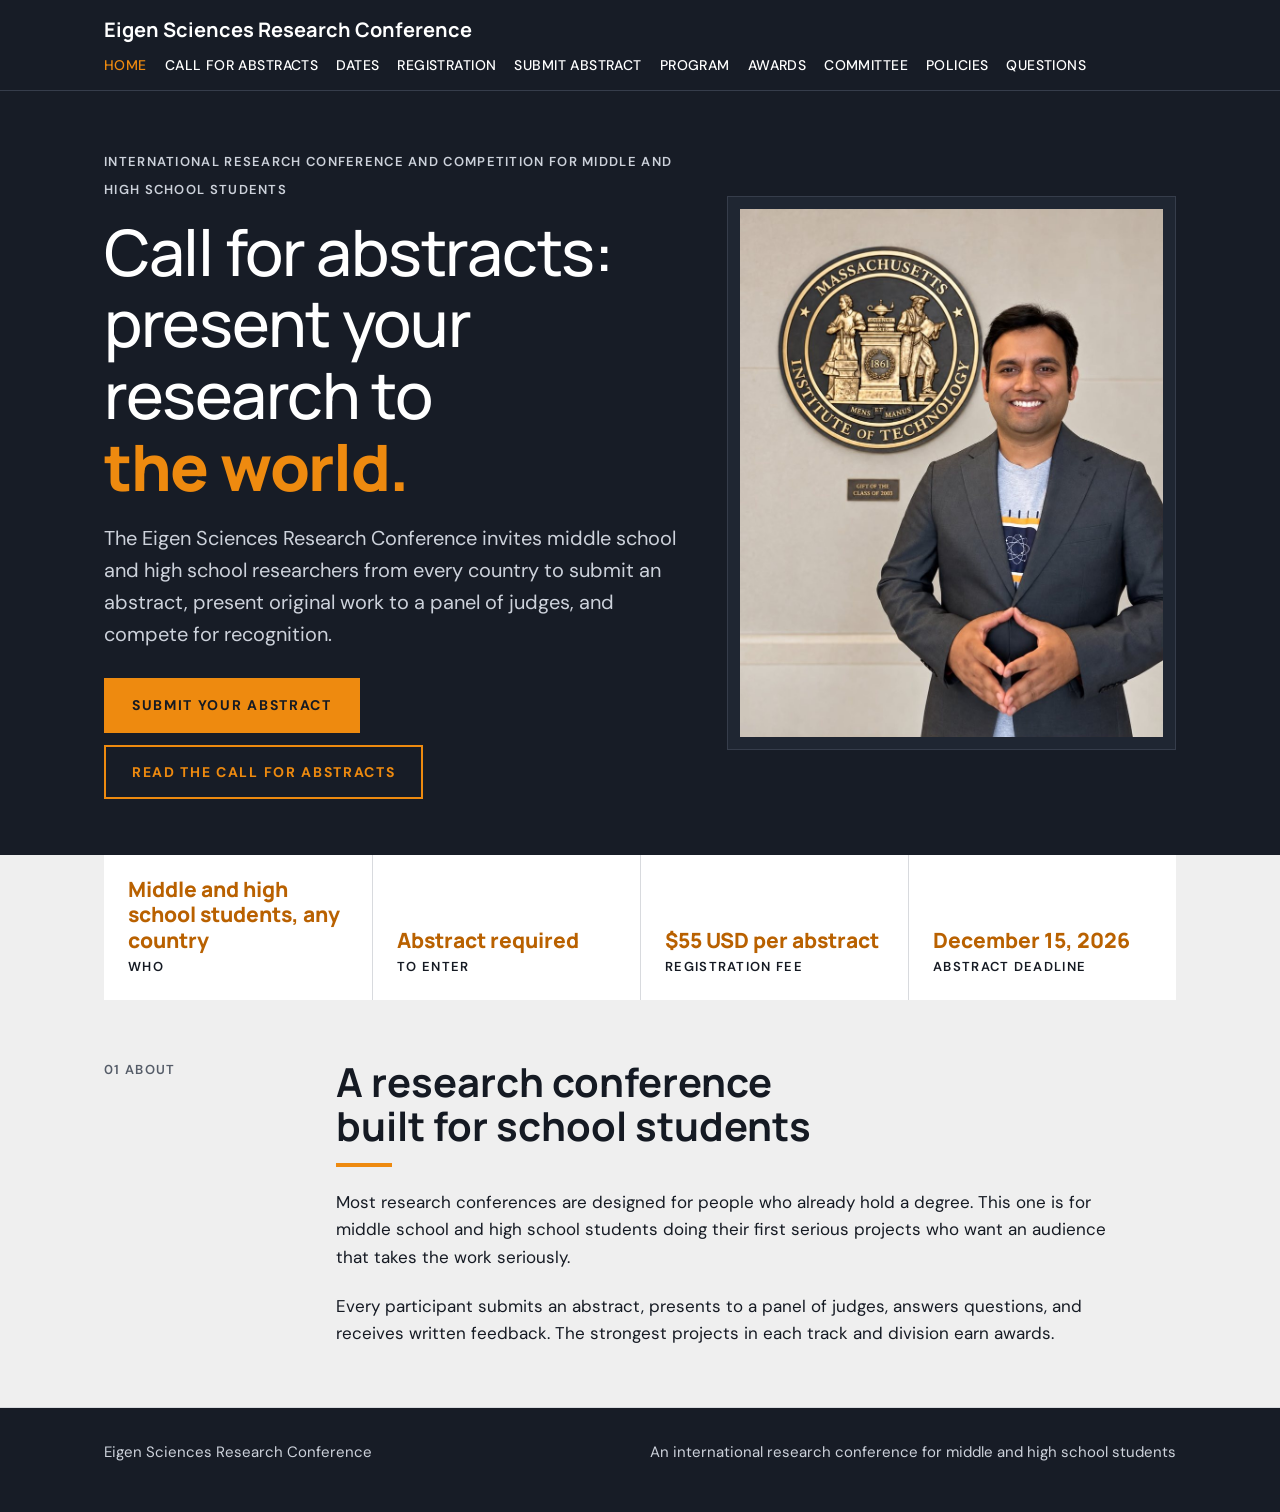
<file: index.html>
<!DOCTYPE html>
<html lang="en">
<head>
<meta charset="utf-8">
<meta name="viewport" content="width=device-width, initial-scale=1">
<title>Eigen Sciences Research Conference</title>
<meta name="description" content="An international research conference and competition for middle and high school students. Submit an abstract, present to judges, and compete for awards.">
<link rel="canonical" href="https://conference.eigensciences.com/">
<link rel="preconnect" href="https://fonts.googleapis.com">
<link rel="preconnect" href="https://fonts.gstatic.com" crossorigin>
<link href="https://fonts.googleapis.com/css2?family=DM+Sans:opsz,wght@9..40,400;9..40,500;9..40,600;9..40,700&family=Manrope:wght@500;700;800&display=swap" rel="stylesheet">
<link rel="stylesheet" href="style.css">
<script>
// Old links such as /#registration go to the matching page.
(function(){var m={call:"call-for-abstracts",dates:"important-dates",registration:"registration",submit:"submit-abstract",waiver:"registration#waiver",program:"program",awards:"awards",committee:"committee",policies:"policies",questions:"questions"};var h=location.hash.replace("#","");if(m[h])location.replace(m[h]);})();
</script>
</head>
<body>

<header class="site band">
  <div class="wrap">
    <a class="brand" href="./">Eigen Sciences Research Conference</a>
    <nav aria-label="Sections">
      <a href="./" aria-current="page">Home</a>
      <a href="call-for-abstracts">Call for abstracts</a>
      <a href="important-dates">Dates</a>
      <a href="registration">Registration</a>
      <a href="submit-abstract">Submit abstract</a>
      <a href="program">Program</a>
      <a href="awards">Awards</a>
      <a href="committee">Committee</a>
      <a href="policies">Policies</a>
      <a href="questions">Questions</a>
    </nav>
  </div>
</header>

<main id="top">
  <div class="hero band" id="hero">
    <div class="wrap">
      <div>
        <span class="label">International research conference and competition for middle and high school students</span>
        <h1>Call for abstracts: present your research to <em>the world.</em></h1>
        <p class="lede">The Eigen Sciences Research Conference invites middle school and high school researchers from every country to submit an abstract, present original work to a panel of judges, and compete for recognition.</p>
        <div class="cta">
          <a class="btn primary" href="submit-abstract">Submit your abstract</a>
          <a class="btn ghost" href="call-for-abstracts">Read the call for abstracts</a>
        </div>
      </div>
      <figure class="figure">
        <img src="hero-photo.jpg" alt="A smiling man in a gray blazer standing in front of a bronze Massachusetts Institute of Technology seal" width="900" height="1125">
      </figure>
    </div>
  </div>

  <div class="wrap" id="facts">
    <div class="facts">
      <div><span class="label">Who</span><strong>Middle and high school students, any country</strong></div>
      <div><span class="label">To enter</span><strong>Abstract required</strong></div>
      <div><span class="label">Registration fee</span><strong>$55 USD per abstract</strong></div>
      <div><span class="label">Abstract deadline</span><strong>December 15, 2026</strong></div>
    </div>
  </div>

  <section class="block" id="about">
    <div class="wrap">
      <span class="label">01 About</span>
      <div class="content">
        <h2>A research conference built for school students</h2>
        <p>Most research conferences are designed for people who already hold a degree. This one is for middle school and high school students doing their first serious projects who want an audience that takes the work seriously.</p>
        <p>Every participant submits an abstract, presents to a panel of judges, answers questions, and receives written feedback. The strongest projects in each track and division earn awards.</p>
      </div>
    </div>
  </section>
</main>

<footer>
  <div class="wrap">
    <span>Eigen Sciences Research Conference</span>
    <span>An international research conference for middle and high school students</span>
  </div>
</footer>
</body>
</html>
</file>
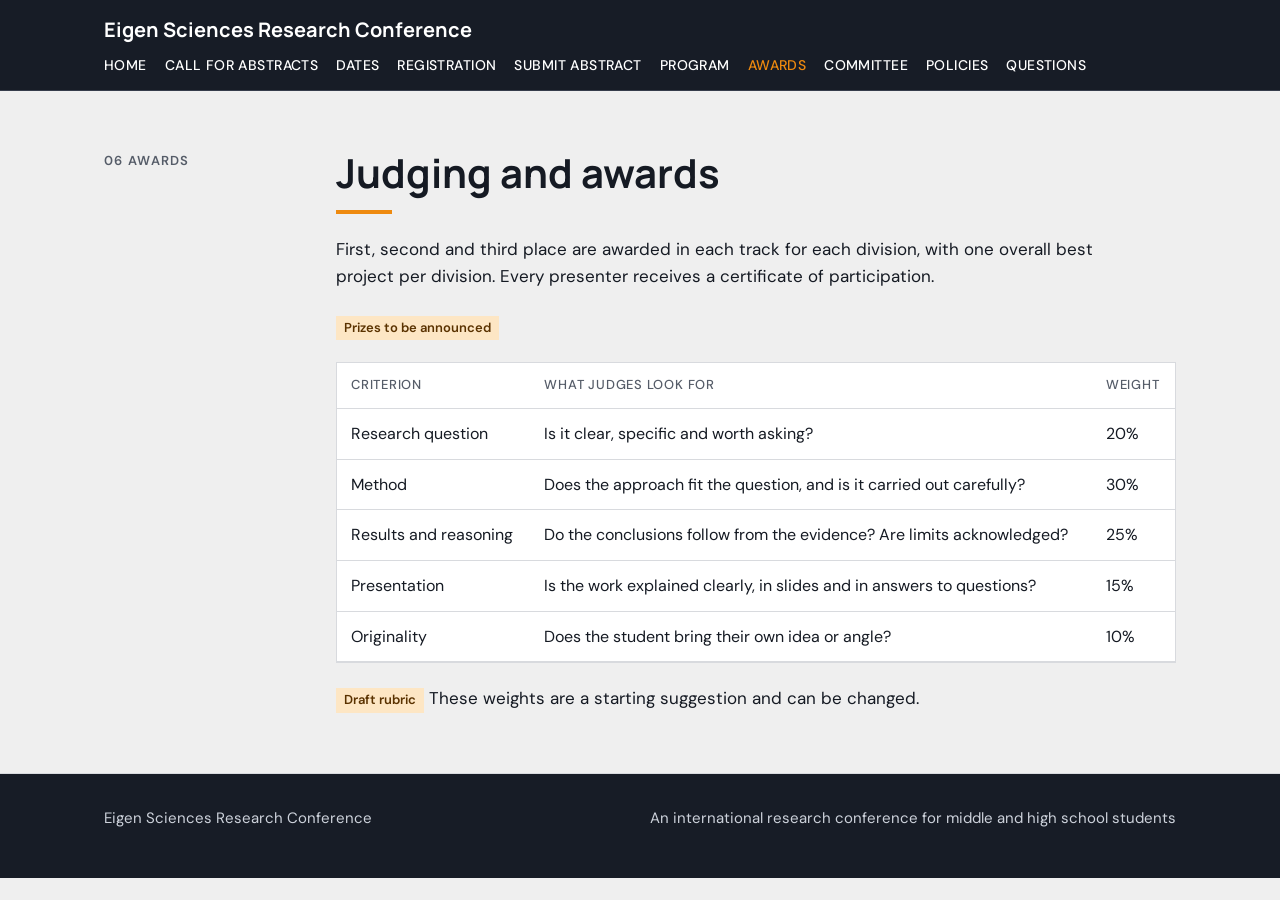
<file: awards.html>
<!DOCTYPE html>
<html lang="en">
<head>
<meta charset="utf-8">
<meta name="viewport" content="width=device-width, initial-scale=1">
<title>Judging and awards | Eigen Sciences Research Conference</title>
<meta name="description" content="Judging criteria and awards at the Eigen Sciences Research Conference.">
<link rel="canonical" href="https://conference.eigensciences.com/awards">
<link rel="preconnect" href="https://fonts.googleapis.com">
<link rel="preconnect" href="https://fonts.gstatic.com" crossorigin>
<link href="https://fonts.googleapis.com/css2?family=DM+Sans:opsz,wght@9..40,400;9..40,500;9..40,600;9..40,700&family=Manrope:wght@500;700;800&display=swap" rel="stylesheet">
<link rel="stylesheet" href="style.css">
</head>
<body>

<header class="site band">
  <div class="wrap">
    <a class="brand" href="./">Eigen Sciences Research Conference</a>
    <nav aria-label="Sections">
      <a href="./">Home</a>
      <a href="call-for-abstracts">Call for abstracts</a>
      <a href="important-dates">Dates</a>
      <a href="registration">Registration</a>
      <a href="submit-abstract">Submit abstract</a>
      <a href="program">Program</a>
      <a href="awards" aria-current="page">Awards</a>
      <a href="committee">Committee</a>
      <a href="policies">Policies</a>
      <a href="questions">Questions</a>
    </nav>
  </div>
</header>

<main id="top">
  <section class="block" id="awards">
    <div class="wrap">
      <span class="label">06 Awards</span>
      <div class="content">
        <h2>Judging and awards</h2>
        <p>First, second and third place are awarded in each track for each division, with one overall best project per division. Every presenter receives a certificate of participation.</p>
        <p><span class="tba">Prizes to be announced</span></p>
        <div class="tablewrap">
          <table>
            <thead><tr><th>Criterion</th><th>What judges look for</th><th>Weight</th></tr></thead>
            <tbody>
              <tr><td>Research question</td><td>Is it clear, specific and worth asking?</td><td class="num">20%</td></tr>
              <tr><td>Method</td><td>Does the approach fit the question, and is it carried out carefully?</td><td class="num">30%</td></tr>
              <tr><td>Results and reasoning</td><td>Do the conclusions follow from the evidence? Are limits acknowledged?</td><td class="num">25%</td></tr>
              <tr><td>Presentation</td><td>Is the work explained clearly, in slides and in answers to questions?</td><td class="num">15%</td></tr>
              <tr><td>Originality</td><td>Does the student bring their own idea or angle?</td><td class="num">10%</td></tr>
            </tbody>
          </table>
        </div>
        <p><span class="tba">Draft rubric</span> These weights are a starting suggestion and can be changed.</p>
      </div>
    </div>
  </section>
</main>

<footer>
  <div class="wrap">
    <span>Eigen Sciences Research Conference</span>
    <span>An international research conference for middle and high school students</span>
  </div>
</footer>
</body>
</html>
</file>
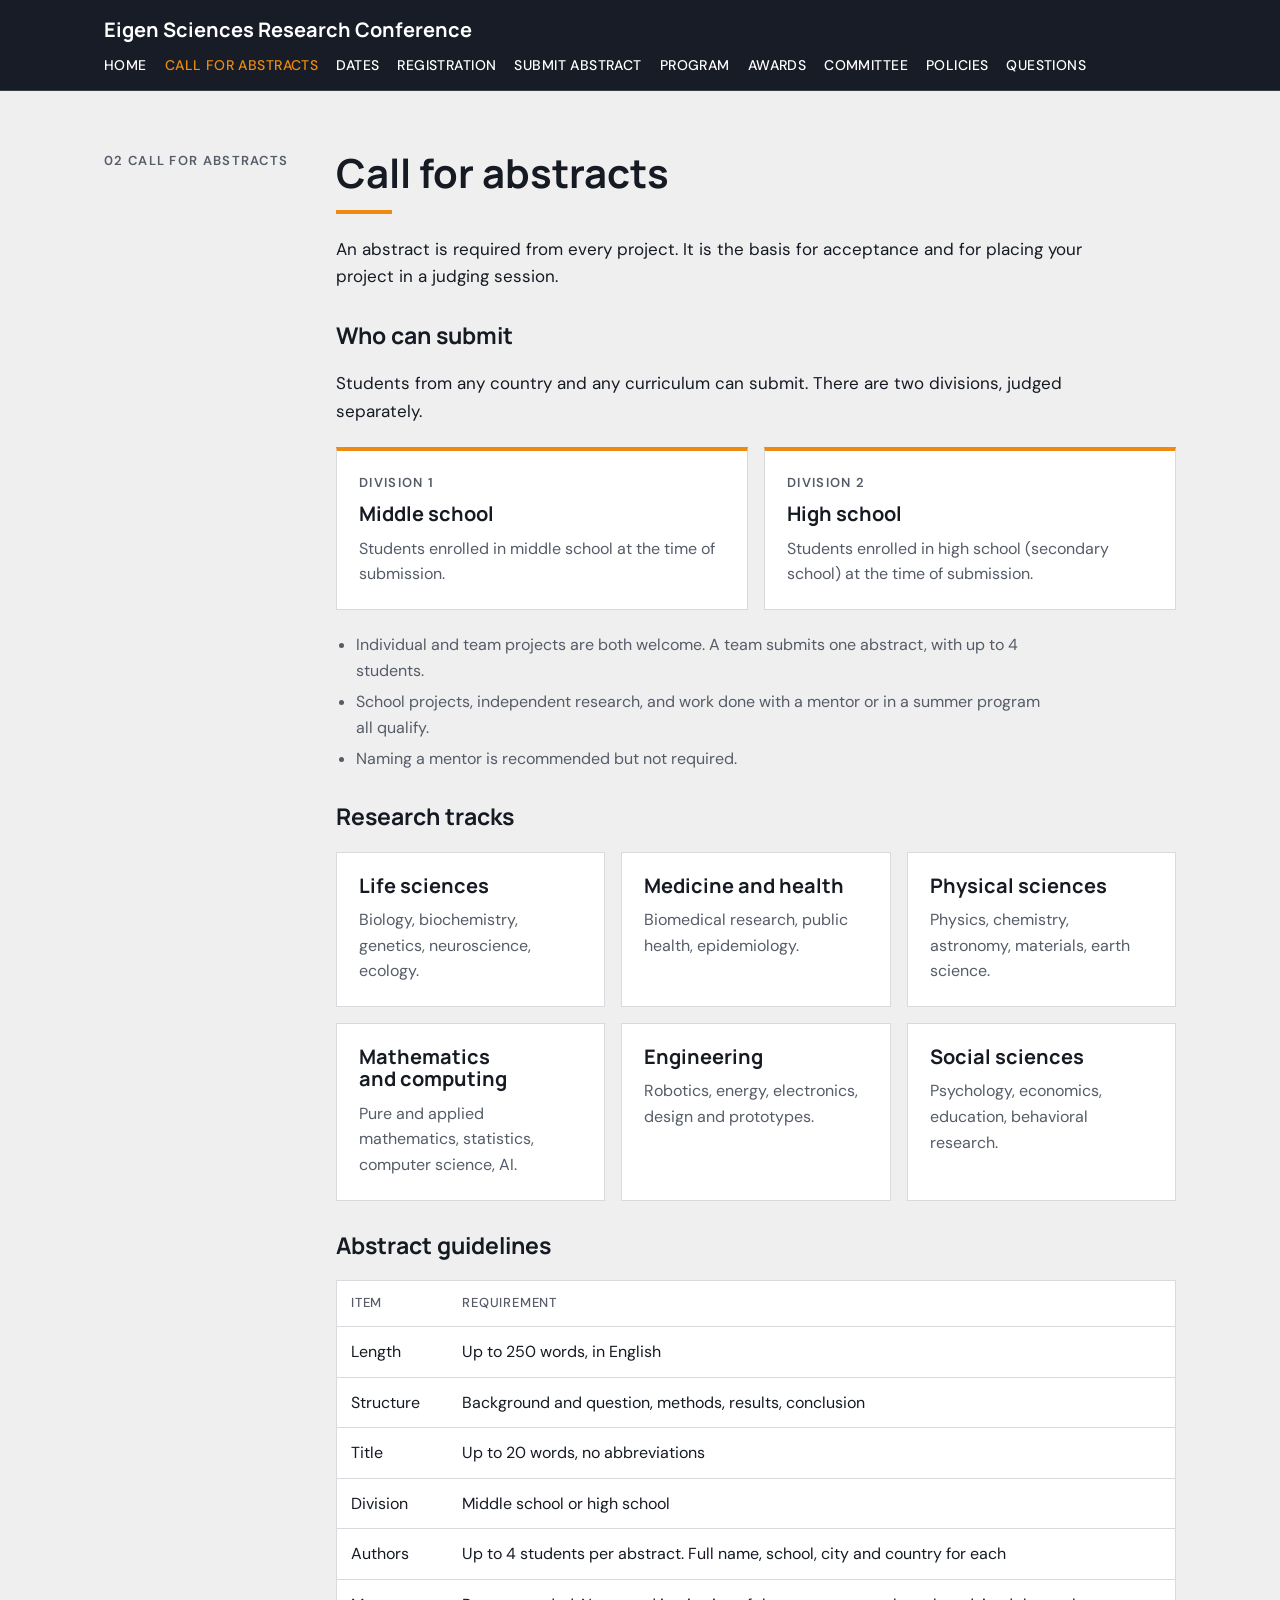
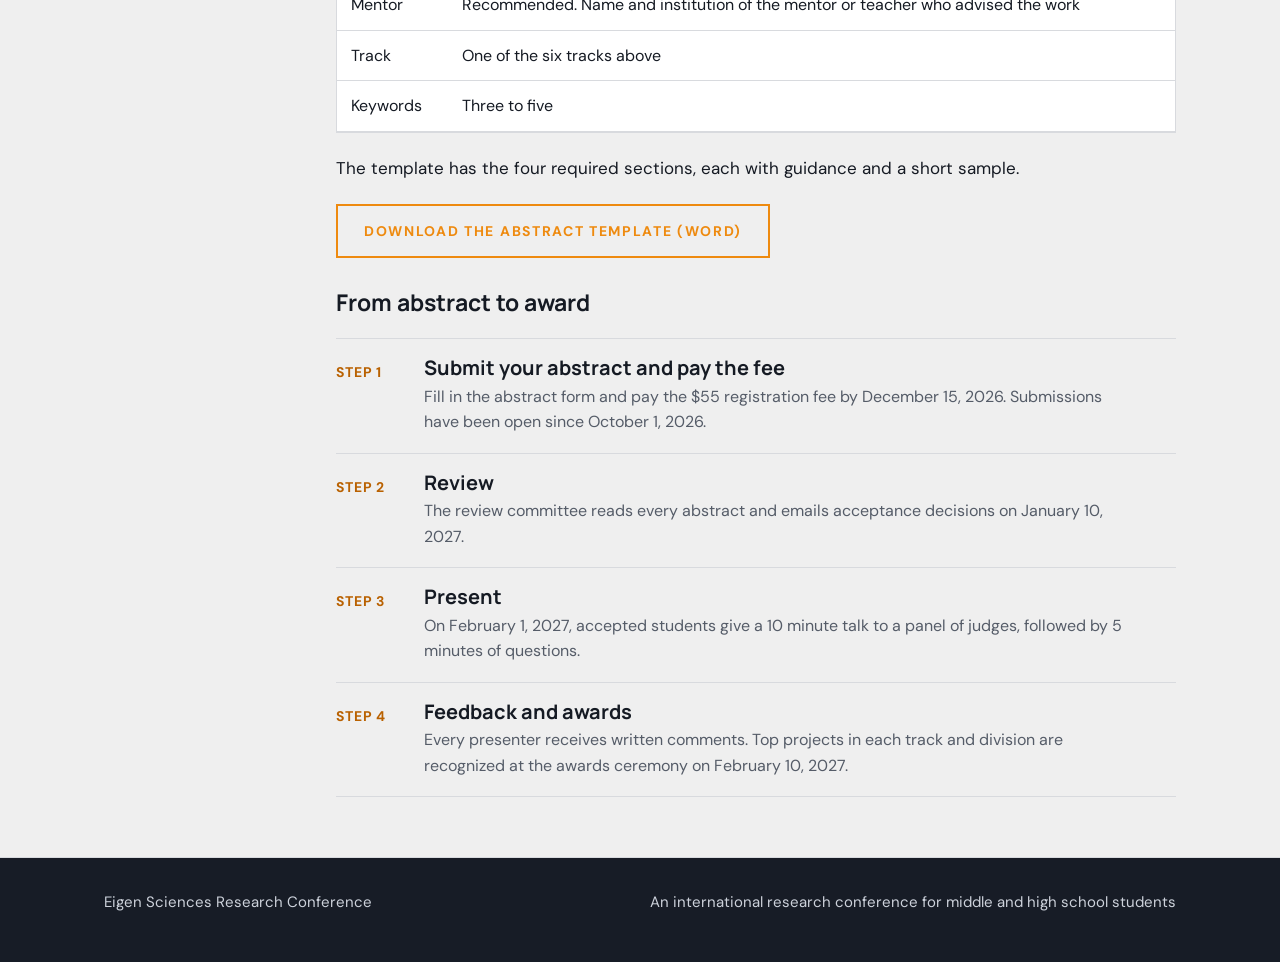
<file: call-for-abstracts.html>
<!DOCTYPE html>
<html lang="en">
<head>
<meta charset="utf-8">
<meta name="viewport" content="width=device-width, initial-scale=1">
<title>Call for abstracts | Eigen Sciences Research Conference</title>
<meta name="description" content="Who can submit, research tracks, abstract guidelines and how the Eigen Sciences Research Conference works.">
<link rel="canonical" href="https://conference.eigensciences.com/call-for-abstracts">
<link rel="preconnect" href="https://fonts.googleapis.com">
<link rel="preconnect" href="https://fonts.gstatic.com" crossorigin>
<link href="https://fonts.googleapis.com/css2?family=DM+Sans:opsz,wght@9..40,400;9..40,500;9..40,600;9..40,700&family=Manrope:wght@500;700;800&display=swap" rel="stylesheet">
<link rel="stylesheet" href="style.css">
</head>
<body>

<header class="site band">
  <div class="wrap">
    <a class="brand" href="./">Eigen Sciences Research Conference</a>
    <nav aria-label="Sections">
      <a href="./">Home</a>
      <a href="call-for-abstracts" aria-current="page">Call for abstracts</a>
      <a href="important-dates">Dates</a>
      <a href="registration">Registration</a>
      <a href="submit-abstract">Submit abstract</a>
      <a href="program">Program</a>
      <a href="awards">Awards</a>
      <a href="committee">Committee</a>
      <a href="policies">Policies</a>
      <a href="questions">Questions</a>
    </nav>
  </div>
</header>

<main id="top">
  <section class="block" id="call">
    <div class="wrap">
      <span class="label">02 Call for abstracts</span>
      <div class="content">
        <h2>Call for abstracts</h2>
        <p>An abstract is required from every project. It is the basis for acceptance and for placing your project in a judging session.</p>

        <h3 class="sub">Who can submit</h3>
        <p>Students from any country and any curriculum can submit. There are two divisions, judged separately.</p>
        <div class="grid two">
          <div class="card" style="border-top:4px solid var(--accent)"><span class="label">Division 1</span><h3>Middle school</h3><p>Students enrolled in middle school at the time of submission.</p></div>
          <div class="card" style="border-top:4px solid var(--accent)"><span class="label">Division 2</span><h3>High school</h3><p>Students enrolled in high school (secondary school) at the time of submission.</p></div>
        </div>
        <ul class="plain">
          <li>Individual and team projects are both welcome. A team submits one abstract, with up to 4 students.</li>
          <li>School projects, independent research, and work done with a mentor or in a summer program all qualify.</li>
          <li>Naming a mentor is recommended but not required.</li>
        </ul>

        <h3 class="sub">Research tracks</h3>
        <div class="grid three">
          <div class="card"><h3>Life sciences</h3><p>Biology, biochemistry, genetics, neuroscience, ecology.</p></div>
          <div class="card"><h3>Medicine and health</h3><p>Biomedical research, public health, epidemiology.</p></div>
          <div class="card"><h3>Physical sciences</h3><p>Physics, chemistry, astronomy, materials, earth science.</p></div>
          <div class="card"><h3>Mathematics and computing</h3><p>Pure and applied mathematics, statistics, computer science, AI.</p></div>
          <div class="card"><h3>Engineering</h3><p>Robotics, energy, electronics, design and prototypes.</p></div>
          <div class="card"><h3>Social sciences</h3><p>Psychology, economics, education, behavioral research.</p></div>
        </div>

        <h3 class="sub">Abstract guidelines</h3>
        <div class="tablewrap">
          <table>
            <thead><tr><th>Item</th><th>Requirement</th></tr></thead>
            <tbody>
              <tr><td>Length</td><td>Up to 250 words, in English</td></tr>
              <tr><td>Structure</td><td>Background and question, methods, results, conclusion</td></tr>
              <tr><td>Title</td><td>Up to 20 words, no abbreviations</td></tr>
              <tr><td>Division</td><td>Middle school or high school</td></tr>
              <tr><td>Authors</td><td>Up to 4 students per abstract. Full name, school, city and country for each</td></tr>
              <tr><td>Mentor</td><td>Recommended. Name and institution of the mentor or teacher who advised the work</td></tr>
              <tr><td>Track</td><td>One of the six tracks above</td></tr>
              <tr><td>Keywords</td><td>Three to five</td></tr>
            </tbody>
          </table>
        </div>
        <p>The template has the four required sections, each with guidance and a short sample.</p>
        <p><a class="btn ghost" href="abstract-template.docx" download>Download the abstract template (Word)</a></p>

        <h3 class="sub">From abstract to award</h3>
        <ol class="steps">
          <li><span class="n">Step 1</span><div><h3>Submit your abstract and pay the fee</h3><p>Fill in the abstract form and pay the $55 registration fee by December 15, 2026. Submissions have been open since October 1, 2026.</p></div></li>
          <li><span class="n">Step 2</span><div><h3>Review</h3><p>The review committee reads every abstract and emails acceptance decisions on January 10, 2027.</p></div></li>
          <li><span class="n">Step 3</span><div><h3>Present</h3><p>On February 1, 2027, accepted students give a 10 minute talk to a panel of judges, followed by 5 minutes of questions.</p></div></li>
          <li><span class="n">Step 4</span><div><h3>Feedback and awards</h3><p>Every presenter receives written comments. Top projects in each track and division are recognized at the awards ceremony on February 10, 2027.</p></div></li>
        </ol>
      </div>
    </div>
  </section>
</main>

<footer>
  <div class="wrap">
    <span>Eigen Sciences Research Conference</span>
    <span>An international research conference for middle and high school students</span>
  </div>
</footer>
</body>
</html>
</file>
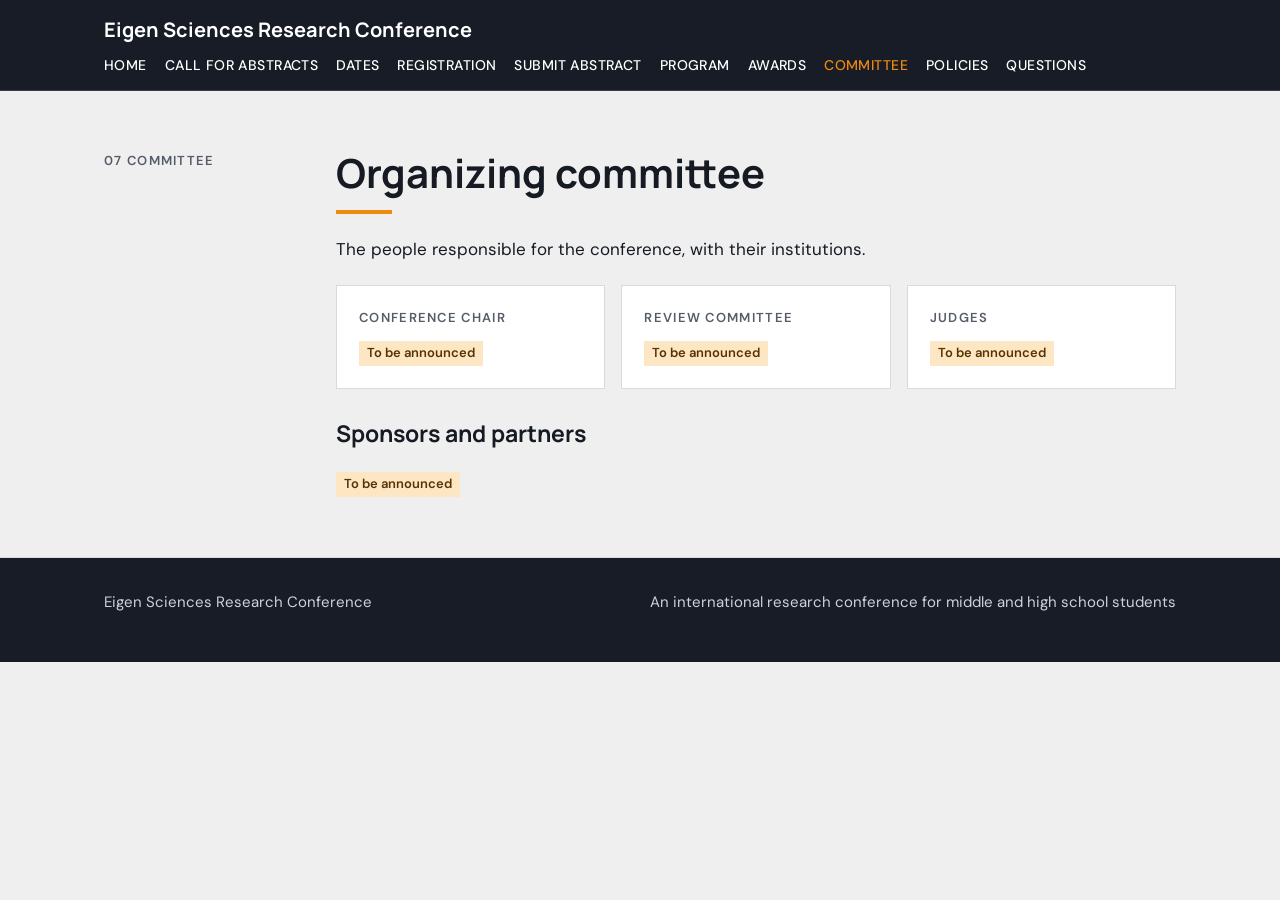
<file: committee.html>
<!DOCTYPE html>
<html lang="en">
<head>
<meta charset="utf-8">
<meta name="viewport" content="width=device-width, initial-scale=1">
<title>Organizing committee | Eigen Sciences Research Conference</title>
<meta name="description" content="Organizing committee, judges, sponsors and partners of the Eigen Sciences Research Conference.">
<link rel="canonical" href="https://conference.eigensciences.com/committee">
<link rel="preconnect" href="https://fonts.googleapis.com">
<link rel="preconnect" href="https://fonts.gstatic.com" crossorigin>
<link href="https://fonts.googleapis.com/css2?family=DM+Sans:opsz,wght@9..40,400;9..40,500;9..40,600;9..40,700&family=Manrope:wght@500;700;800&display=swap" rel="stylesheet">
<link rel="stylesheet" href="style.css">
</head>
<body>

<header class="site band">
  <div class="wrap">
    <a class="brand" href="./">Eigen Sciences Research Conference</a>
    <nav aria-label="Sections">
      <a href="./">Home</a>
      <a href="call-for-abstracts">Call for abstracts</a>
      <a href="important-dates">Dates</a>
      <a href="registration">Registration</a>
      <a href="submit-abstract">Submit abstract</a>
      <a href="program">Program</a>
      <a href="awards">Awards</a>
      <a href="committee" aria-current="page">Committee</a>
      <a href="policies">Policies</a>
      <a href="questions">Questions</a>
    </nav>
  </div>
</header>

<main id="top">
  <section class="block" id="committee">
    <div class="wrap">
      <span class="label">07 Committee</span>
      <div class="content">
        <h2>Organizing committee</h2>
        <p>The people responsible for the conference, with their institutions.</p>
        <div class="grid three">
          <div class="card"><span class="label">Conference chair</span><p><span class="tba">To be announced</span></p></div>
          <div class="card"><span class="label">Review committee</span><p><span class="tba">To be announced</span></p></div>
          <div class="card"><span class="label">Judges</span><p><span class="tba">To be announced</span></p></div>
        </div>
        <h3 class="sub">Sponsors and partners</h3>
        <p><span class="tba">To be announced</span></p>
      </div>
    </div>
  </section>
</main>

<footer>
  <div class="wrap">
    <span>Eigen Sciences Research Conference</span>
    <span>An international research conference for middle and high school students</span>
  </div>
</footer>
</body>
</html>
</file>
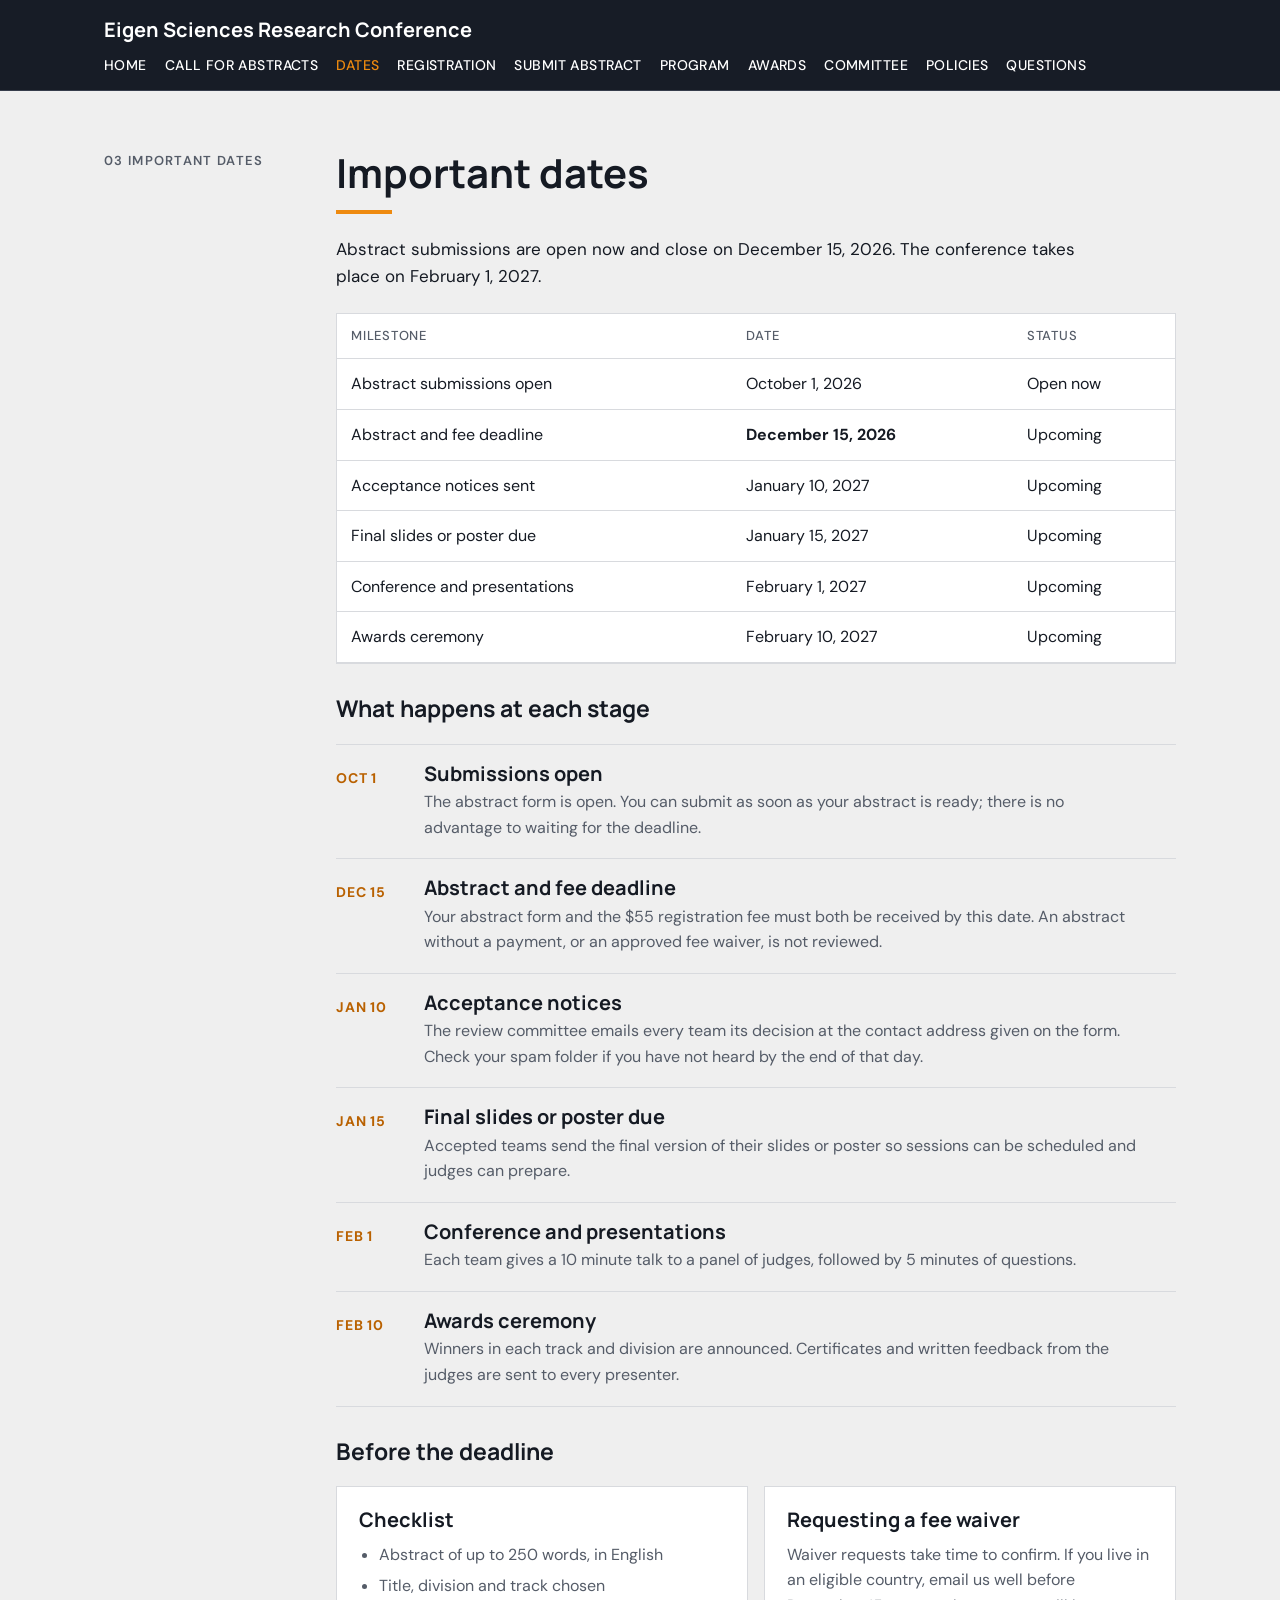
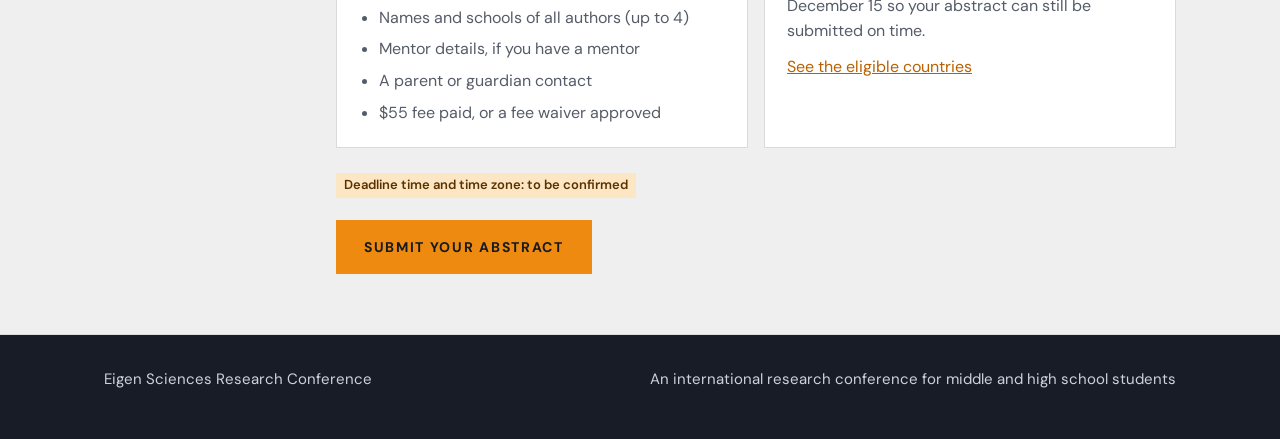
<file: important-dates.html>
<!DOCTYPE html>
<html lang="en">
<head>
<meta charset="utf-8">
<meta name="viewport" content="width=device-width, initial-scale=1">
<title>Important dates | Eigen Sciences Research Conference</title>
<meta name="description" content="Abstract deadline and key dates for the Eigen Sciences Research Conference.">
<link rel="canonical" href="https://conference.eigensciences.com/important-dates">
<link rel="preconnect" href="https://fonts.googleapis.com">
<link rel="preconnect" href="https://fonts.gstatic.com" crossorigin>
<link href="https://fonts.googleapis.com/css2?family=DM+Sans:opsz,wght@9..40,400;9..40,500;9..40,600;9..40,700&family=Manrope:wght@500;700;800&display=swap" rel="stylesheet">
<link rel="stylesheet" href="style.css">
</head>
<body>

<header class="site band">
  <div class="wrap">
    <a class="brand" href="./">Eigen Sciences Research Conference</a>
    <nav aria-label="Sections">
      <a href="./">Home</a>
      <a href="call-for-abstracts">Call for abstracts</a>
      <a href="important-dates" aria-current="page">Dates</a>
      <a href="registration">Registration</a>
      <a href="submit-abstract">Submit abstract</a>
      <a href="program">Program</a>
      <a href="awards">Awards</a>
      <a href="committee">Committee</a>
      <a href="policies">Policies</a>
      <a href="questions">Questions</a>
    </nav>
  </div>
</header>

<main id="top">
  <section class="block" id="dates">
    <div class="wrap">
      <span class="label">03 Important dates</span>
      <div class="content">
        <h2>Important dates</h2>
        <p>Abstract submissions are open now and close on December 15, 2026. The conference takes place on February 1, 2027.</p>
        <div class="tablewrap">
          <table>
            <thead><tr><th>Milestone</th><th>Date</th><th>Status</th></tr></thead>
            <tbody>
              <tr><td>Abstract submissions open</td><td class="num">October 1, 2026</td><td>Open now</td></tr>
              <tr><td>Abstract and fee deadline</td><td class="num"><strong>December 15, 2026</strong></td><td>Upcoming</td></tr>
              <tr><td>Acceptance notices sent</td><td class="num">January 10, 2027</td><td>Upcoming</td></tr>
              <tr><td>Final slides or poster due</td><td class="num">January 15, 2027</td><td>Upcoming</td></tr>
              <tr><td>Conference and presentations</td><td class="num">February 1, 2027</td><td>Upcoming</td></tr>
              <tr><td>Awards ceremony</td><td class="num">February 10, 2027</td><td>Upcoming</td></tr>
            </tbody>
          </table>
        </div>

        <h3 class="sub">What happens at each stage</h3>
        <ol class="steps">
          <li><span class="n">Oct 1</span><div><h3>Submissions open</h3><p>The abstract form is open. You can submit as soon as your abstract is ready; there is no advantage to waiting for the deadline.</p></div></li>
          <li><span class="n">Dec 15</span><div><h3>Abstract and fee deadline</h3><p>Your abstract form and the $55 registration fee must both be received by this date. An abstract without a payment, or an approved fee waiver, is not reviewed.</p></div></li>
          <li><span class="n">Jan 10</span><div><h3>Acceptance notices</h3><p>The review committee emails every team its decision at the contact address given on the form. Check your spam folder if you have not heard by the end of that day.</p></div></li>
          <li><span class="n">Jan 15</span><div><h3>Final slides or poster due</h3><p>Accepted teams send the final version of their slides or poster so sessions can be scheduled and judges can prepare.</p></div></li>
          <li><span class="n">Feb 1</span><div><h3>Conference and presentations</h3><p>Each team gives a 10 minute talk to a panel of judges, followed by 5 minutes of questions.</p></div></li>
          <li><span class="n">Feb 10</span><div><h3>Awards ceremony</h3><p>Winners in each track and division are announced. Certificates and written feedback from the judges are sent to every presenter.</p></div></li>
        </ol>

        <h3 class="sub">Before the deadline</h3>
        <div class="grid two">
          <div class="card"><h3>Checklist</h3><ul class="plain"><li>Abstract of up to 250 words, in English</li><li>Title, division and track chosen</li><li>Names and schools of all authors (up to 4)</li><li>Mentor details, if you have a mentor</li><li>A parent or guardian contact</li><li>$55 fee paid, or a fee waiver approved</li></ul></div>
          <div class="card"><h3>Requesting a fee waiver</h3><p>Waiver requests take time to confirm. If you live in an eligible country, email us well before December 15 so your abstract can still be submitted on time.</p><p><a href="registration">See the eligible countries</a></p></div>
        </div>
        <p><span class="tba">Deadline time and time zone: to be confirmed</span></p>
        <p><a class="btn primary" href="submit-abstract">Submit your abstract</a></p>
      </div>
    </div>
  </section>
</main>

<footer>
  <div class="wrap">
    <span>Eigen Sciences Research Conference</span>
    <span>An international research conference for middle and high school students</span>
  </div>
</footer>
</body>
</html>
</file>
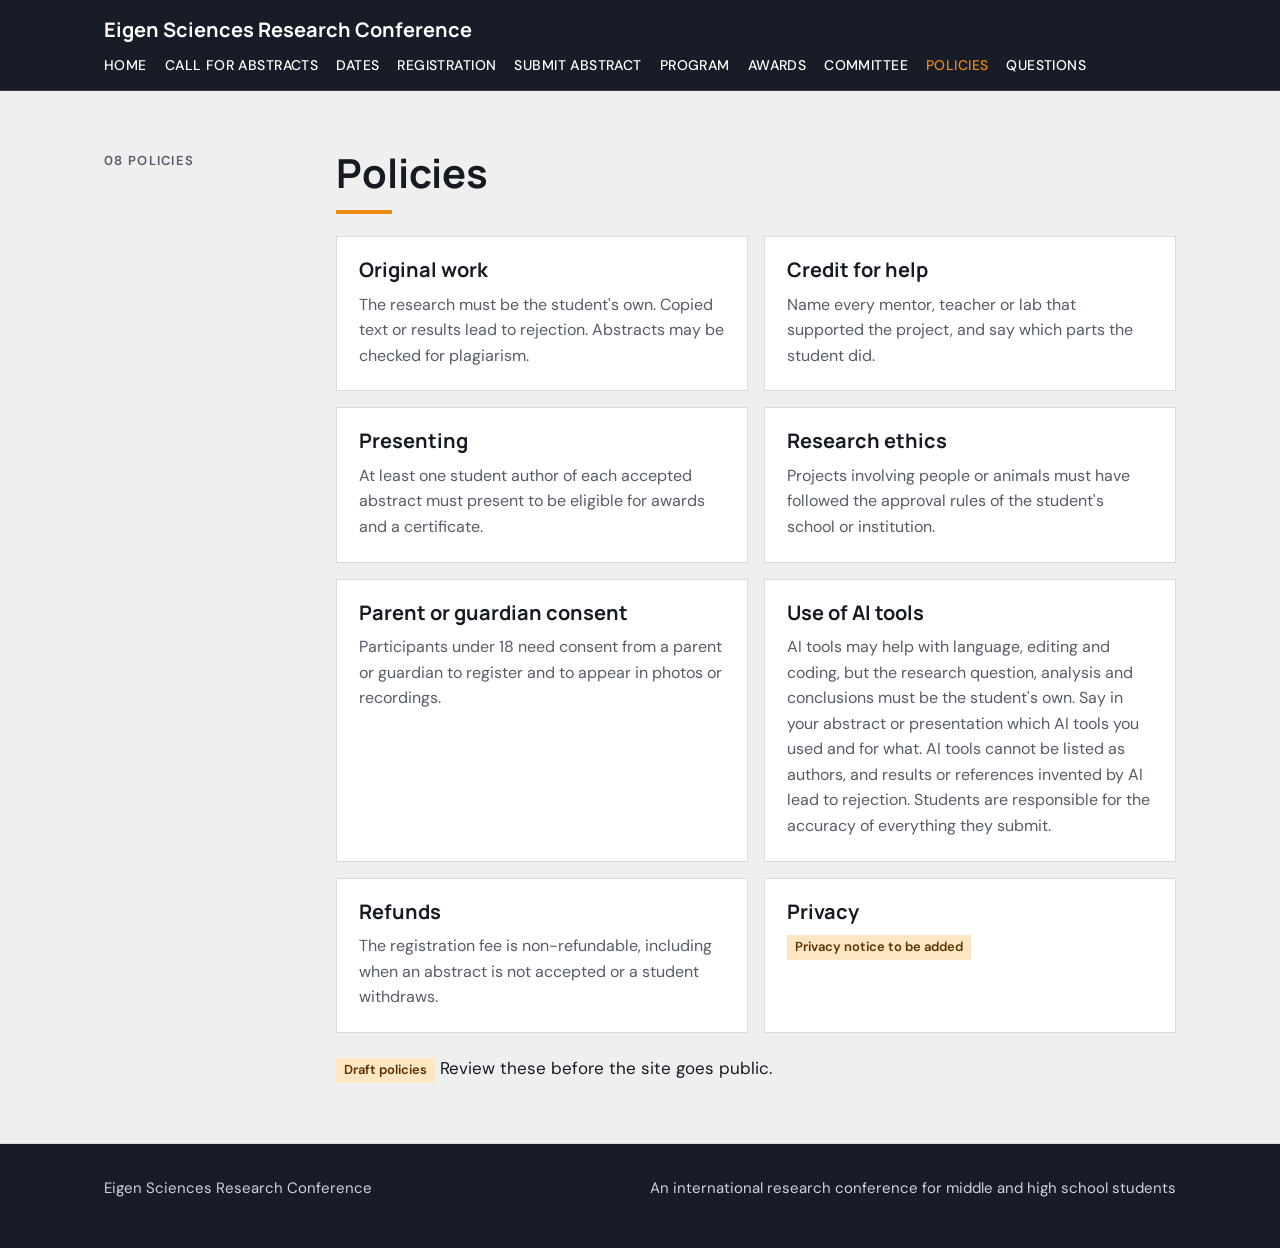
<file: policies.html>
<!DOCTYPE html>
<html lang="en">
<head>
<meta charset="utf-8">
<meta name="viewport" content="width=device-width, initial-scale=1">
<title>Policies | Eigen Sciences Research Conference</title>
<meta name="description" content="Policies on original work, AI tools, research ethics, consent and refunds for the Eigen Sciences Research Conference.">
<link rel="canonical" href="https://conference.eigensciences.com/policies">
<link rel="preconnect" href="https://fonts.googleapis.com">
<link rel="preconnect" href="https://fonts.gstatic.com" crossorigin>
<link href="https://fonts.googleapis.com/css2?family=DM+Sans:opsz,wght@9..40,400;9..40,500;9..40,600;9..40,700&family=Manrope:wght@500;700;800&display=swap" rel="stylesheet">
<link rel="stylesheet" href="style.css">
</head>
<body>

<header class="site band">
  <div class="wrap">
    <a class="brand" href="./">Eigen Sciences Research Conference</a>
    <nav aria-label="Sections">
      <a href="./">Home</a>
      <a href="call-for-abstracts">Call for abstracts</a>
      <a href="important-dates">Dates</a>
      <a href="registration">Registration</a>
      <a href="submit-abstract">Submit abstract</a>
      <a href="program">Program</a>
      <a href="awards">Awards</a>
      <a href="committee">Committee</a>
      <a href="policies" aria-current="page">Policies</a>
      <a href="questions">Questions</a>
    </nav>
  </div>
</header>

<main id="top">
  <section class="block" id="policies">
    <div class="wrap">
      <span class="label">08 Policies</span>
      <div class="content">
        <h2>Policies</h2>
        <div class="grid two">
          <div class="card"><h3>Original work</h3><p>The research must be the student's own. Copied text or results lead to rejection. Abstracts may be checked for plagiarism.</p></div>
          <div class="card"><h3>Credit for help</h3><p>Name every mentor, teacher or lab that supported the project, and say which parts the student did.</p></div>
          <div class="card"><h3>Presenting</h3><p>At least one student author of each accepted abstract must present to be eligible for awards and a certificate.</p></div>
          <div class="card"><h3>Research ethics</h3><p>Projects involving people or animals must have followed the approval rules of the student's school or institution.</p></div>
          <div class="card"><h3>Parent or guardian consent</h3><p>Participants under 18 need consent from a parent or guardian to register and to appear in photos or recordings.</p></div>
          <div class="card"><h3>Use of AI tools</h3><p>AI tools may help with language, editing and coding, but the research question, analysis and conclusions must be the student's own. Say in your abstract or presentation which AI tools you used and for what. AI tools cannot be listed as authors, and results or references invented by AI lead to rejection. Students are responsible for the accuracy of everything they submit.</p></div>
          <div class="card"><h3>Refunds</h3><p>The registration fee is non-refundable, including when an abstract is not accepted or a student withdraws.</p></div>
          <div class="card"><h3>Privacy</h3><p><span class="tba">Privacy notice to be added</span></p></div>
        </div>
        <p><span class="tba">Draft policies</span> Review these before the site goes public.</p>
      </div>
    </div>
  </section>
</main>

<footer>
  <div class="wrap">
    <span>Eigen Sciences Research Conference</span>
    <span>An international research conference for middle and high school students</span>
  </div>
</footer>
</body>
</html>
</file>
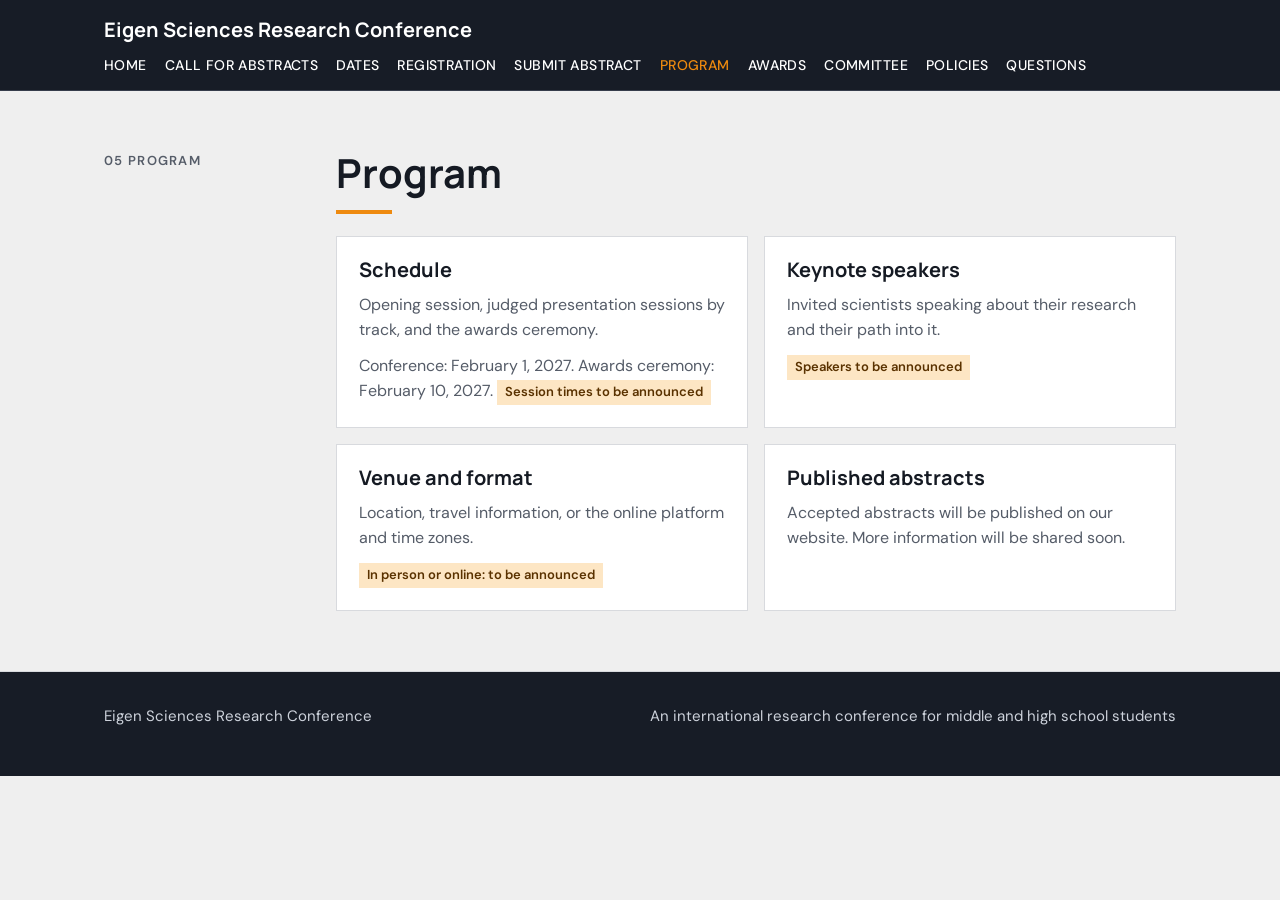
<file: program.html>
<!DOCTYPE html>
<html lang="en">
<head>
<meta charset="utf-8">
<meta name="viewport" content="width=device-width, initial-scale=1">
<title>Program | Eigen Sciences Research Conference</title>
<meta name="description" content="Schedule, keynote speakers, format and published abstracts for the Eigen Sciences Research Conference.">
<link rel="canonical" href="https://conference.eigensciences.com/program">
<link rel="preconnect" href="https://fonts.googleapis.com">
<link rel="preconnect" href="https://fonts.gstatic.com" crossorigin>
<link href="https://fonts.googleapis.com/css2?family=DM+Sans:opsz,wght@9..40,400;9..40,500;9..40,600;9..40,700&family=Manrope:wght@500;700;800&display=swap" rel="stylesheet">
<link rel="stylesheet" href="style.css">
</head>
<body>

<header class="site band">
  <div class="wrap">
    <a class="brand" href="./">Eigen Sciences Research Conference</a>
    <nav aria-label="Sections">
      <a href="./">Home</a>
      <a href="call-for-abstracts">Call for abstracts</a>
      <a href="important-dates">Dates</a>
      <a href="registration">Registration</a>
      <a href="submit-abstract">Submit abstract</a>
      <a href="program" aria-current="page">Program</a>
      <a href="awards">Awards</a>
      <a href="committee">Committee</a>
      <a href="policies">Policies</a>
      <a href="questions">Questions</a>
    </nav>
  </div>
</header>

<main id="top">
  <section class="block" id="program">
    <div class="wrap">
      <span class="label">05 Program</span>
      <div class="content">
        <h2>Program</h2>
        <div class="grid two">
          <div class="card"><h3>Schedule</h3><p>Opening session, judged presentation sessions by track, and the awards ceremony.</p><p>Conference: February 1, 2027. Awards ceremony: February 10, 2027. <span class="tba">Session times to be announced</span></p></div>
          <div class="card"><h3>Keynote speakers</h3><p>Invited scientists speaking about their research and their path into it.</p><p><span class="tba">Speakers to be announced</span></p></div>
          <div class="card"><h3>Venue and format</h3><p>Location, travel information, or the online platform and time zones.</p><p><span class="tba">In person or online: to be announced</span></p></div>
          <div class="card"><h3>Published abstracts</h3><p>Accepted abstracts will be published on our website. More information will be shared soon.</p></div>
        </div>
      </div>
    </div>
  </section>
</main>

<footer>
  <div class="wrap">
    <span>Eigen Sciences Research Conference</span>
    <span>An international research conference for middle and high school students</span>
  </div>
</footer>
</body>
</html>
</file>
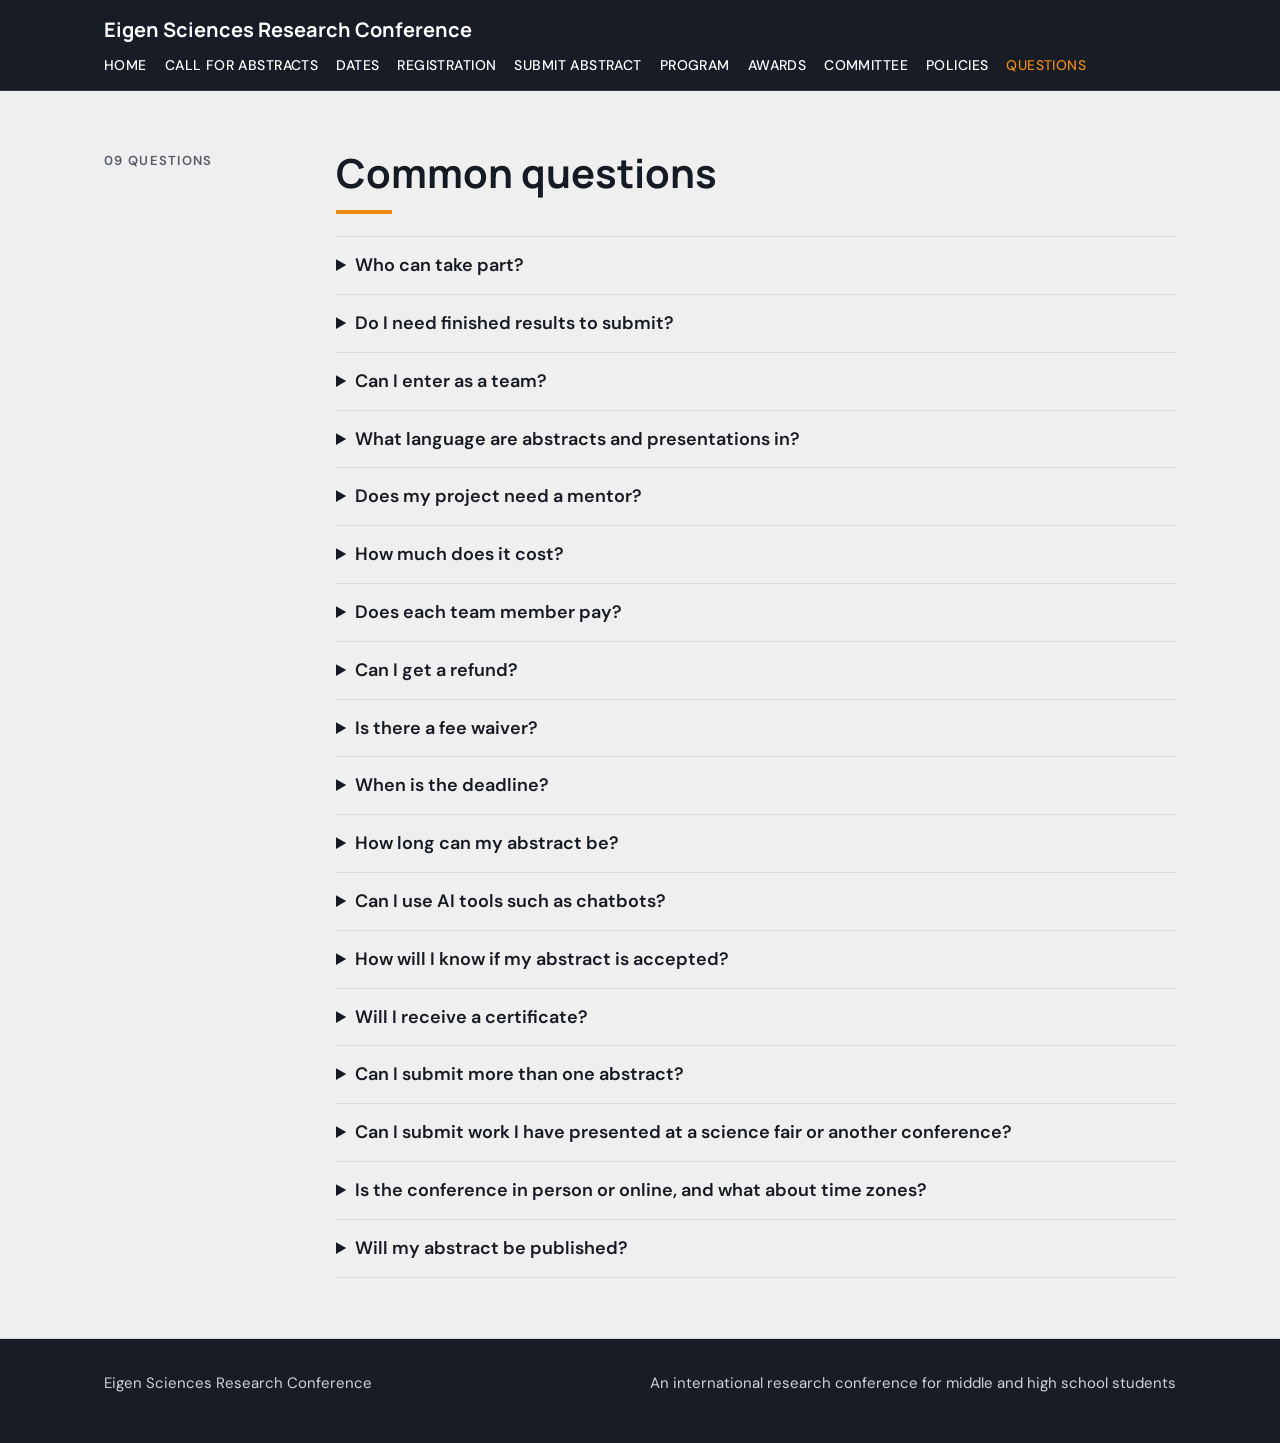
<file: questions.html>
<!DOCTYPE html>
<html lang="en">
<head>
<meta charset="utf-8">
<meta name="viewport" content="width=device-width, initial-scale=1">
<title>Common questions | Eigen Sciences Research Conference</title>
<meta name="description" content="Answers to common questions about the Eigen Sciences Research Conference.">
<link rel="canonical" href="https://conference.eigensciences.com/questions">
<link rel="preconnect" href="https://fonts.googleapis.com">
<link rel="preconnect" href="https://fonts.gstatic.com" crossorigin>
<link href="https://fonts.googleapis.com/css2?family=DM+Sans:opsz,wght@9..40,400;9..40,500;9..40,600;9..40,700&family=Manrope:wght@500;700;800&display=swap" rel="stylesheet">
<link rel="stylesheet" href="style.css">
</head>
<body>

<header class="site band">
  <div class="wrap">
    <a class="brand" href="./">Eigen Sciences Research Conference</a>
    <nav aria-label="Sections">
      <a href="./">Home</a>
      <a href="call-for-abstracts">Call for abstracts</a>
      <a href="important-dates">Dates</a>
      <a href="registration">Registration</a>
      <a href="submit-abstract">Submit abstract</a>
      <a href="program">Program</a>
      <a href="awards">Awards</a>
      <a href="committee">Committee</a>
      <a href="policies">Policies</a>
      <a href="questions" aria-current="page">Questions</a>
    </nav>
  </div>
</header>

<main id="top">
  <section class="block" id="questions">
    <div class="wrap">
      <span class="label">09 Questions</span>
      <div class="content">
        <h2>Common questions</h2>
        <div>
          <details><summary>Who can take part?</summary><p>Middle school and high school students from any country. The two divisions are judged separately.</p></details>
          <details><summary>Do I need finished results to submit?</summary><p>No. Work in progress is welcome as long as you have a clear question, a method, and at least preliminary findings to discuss.</p></details>
          <details><summary>Can I enter as a team?</summary><p>Yes. A team of up to 4 students submits one abstract, presents together, and is judged as one project.</p></details>
          <details><summary>What language are abstracts and presentations in?</summary><p>English.</p></details>
          <details><summary>Does my project need a mentor?</summary><p>No. Independent projects are judged on the same criteria as mentored ones. Having a mentor is recommended, and if you have one, please enter their name when you submit.</p></details>
          <details><summary>How much does it cost?</summary><p>The registration fee is $55 USD per abstract, paid when you submit. After that, there are no additional costs.</p></details>
          <details><summary>Does each team member pay?</summary><p>No. The $55 fee is per abstract, so one payment covers the whole team.</p></details>
          <details><summary>Can I get a refund?</summary><p>No. The fee is non-refundable, including when an abstract is not accepted.</p></details>
          <details><summary>Is there a fee waiver?</summary><p>Yes, for students who live in low-income and lower-middle-income countries. The full list of 72 eligible countries is on the Registration page. To request one, email conference@eigensciences.com before you submit.</p></details>
          <details><summary>When is the deadline?</summary><p>Abstracts and the fee are due by December 15, 2026. Acceptance notices are sent January 10, 2027, and the conference is on February 1, 2027.</p></details>
          <details><summary>How long can my abstract be?</summary><p>Up to 250 words.</p></details>
          <details><summary>Can I use AI tools such as chatbots?</summary><p>You may use them for help with language, editing and coding, and you must say which tools you used and how. The ideas, analysis and conclusions must be your own.</p></details>
          <details><summary>How will I know if my abstract is accepted?</summary><p>The review committee emails the decision directly to the address you submit with, on January 10, 2027.</p></details>
          <details><summary>Will I receive a certificate?</summary><p>Yes. Every presenter receives a certificate of participation, and award winners receive an award certificate.</p></details>
          <details><summary>Can I submit more than one abstract?</summary><p>Yes. You can submit more than one abstract. The $55 registration fee applies to each abstract.</p></details>
          <details><summary>Can I submit work I have presented at a science fair or another conference?</summary><p>Yes. Work you have already presented at a science fair or another conference is welcome.</p></details>
          <details><summary>Is the conference in person or online, and what about time zones?</summary><p><span class="tba">To be announced</span></p></details>
          <details><summary>Will my abstract be published?</summary><p>Yes. Accepted abstracts will be published on our website. More information will be shared soon.</p></details>
        </div>
      </div>
    </div>
  </section>
</main>

<footer>
  <div class="wrap">
    <span>Eigen Sciences Research Conference</span>
    <span>An international research conference for middle and high school students</span>
  </div>
</footer>
</body>
</html>
</file>
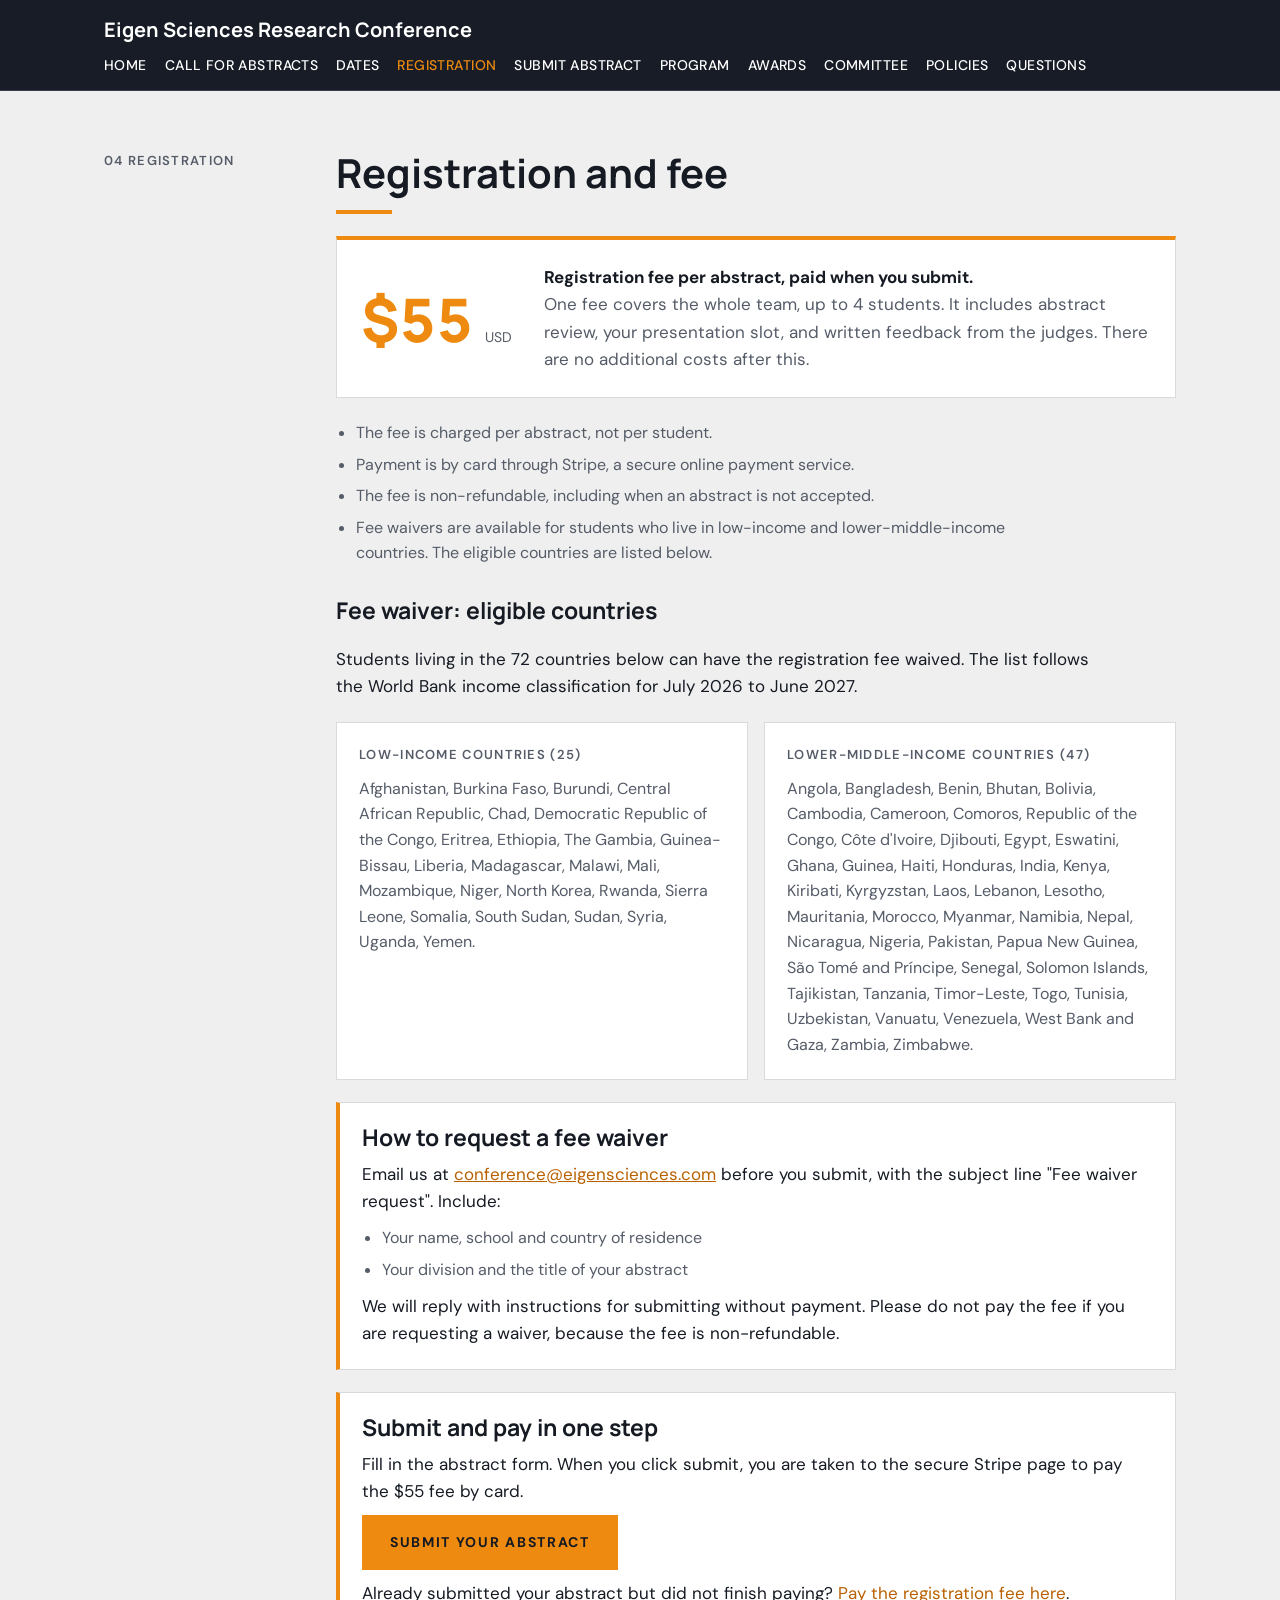
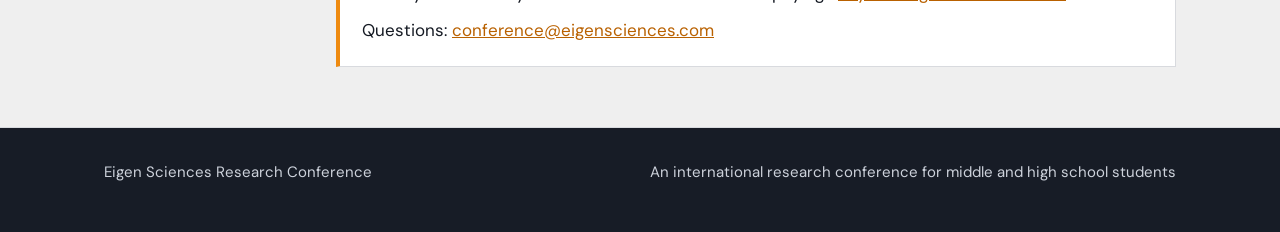
<file: registration.html>
<!DOCTYPE html>
<html lang="en">
<head>
<meta charset="utf-8">
<meta name="viewport" content="width=device-width, initial-scale=1">
<title>Registration and fee | Eigen Sciences Research Conference</title>
<meta name="description" content="Registration fee, payment, refunds and fee waiver countries for the Eigen Sciences Research Conference.">
<link rel="canonical" href="https://conference.eigensciences.com/registration">
<link rel="preconnect" href="https://fonts.googleapis.com">
<link rel="preconnect" href="https://fonts.gstatic.com" crossorigin>
<link href="https://fonts.googleapis.com/css2?family=DM+Sans:opsz,wght@9..40,400;9..40,500;9..40,600;9..40,700&family=Manrope:wght@500;700;800&display=swap" rel="stylesheet">
<link rel="stylesheet" href="style.css">
</head>
<body>

<header class="site band">
  <div class="wrap">
    <a class="brand" href="./">Eigen Sciences Research Conference</a>
    <nav aria-label="Sections">
      <a href="./">Home</a>
      <a href="call-for-abstracts">Call for abstracts</a>
      <a href="important-dates">Dates</a>
      <a href="registration" aria-current="page">Registration</a>
      <a href="submit-abstract">Submit abstract</a>
      <a href="program">Program</a>
      <a href="awards">Awards</a>
      <a href="committee">Committee</a>
      <a href="policies">Policies</a>
      <a href="questions">Questions</a>
    </nav>
  </div>
</header>

<main id="top">
  <section class="block" id="registration">
    <div class="wrap">
      <span class="label">04 Registration</span>
      <div class="content">
        <h2>Registration and fee</h2>
        <div class="fee">
          <div class="price">$55 <small>USD</small></div>
          <div>
            <p><strong style="color:var(--ink)">Registration fee per abstract, paid when you submit.</strong></p>
            <p>One fee covers the whole team, up to 4 students. It includes abstract review, your presentation slot, and written feedback from the judges. There are no additional costs after this.</p>
          </div>
        </div>
        <ul class="plain">
          <li>The fee is charged per abstract, not per student.</li>
          <li>Payment is by card through Stripe, a secure online payment service.</li>
          <li>The fee is non-refundable, including when an abstract is not accepted.</li>
          <li>Fee waivers are available for students who live in low-income and lower-middle-income countries. The eligible countries are listed below.</li>
        </ul>
        <h3 class="sub" id="waiver">Fee waiver: eligible countries</h3>
        <p>Students living in the 72 countries below can have the registration fee waived. The list follows the World Bank income classification for July 2026 to June 2027.</p>
        <div class="grid two">
          <div class="card"><span class="label">Low-income countries (25)</span><p>Afghanistan, Burkina Faso, Burundi, Central African Republic, Chad, Democratic Republic of the Congo, Eritrea, Ethiopia, The Gambia, Guinea-Bissau, Liberia, Madagascar, Malawi, Mali, Mozambique, Niger, North Korea, Rwanda, Sierra Leone, Somalia, South Sudan, Sudan, Syria, Uganda, Yemen.</p></div>
          <div class="card"><span class="label">Lower-middle-income countries (47)</span><p>Angola, Bangladesh, Benin, Bhutan, Bolivia, Cambodia, Cameroon, Comoros, Republic of the Congo, Côte d'Ivoire, Djibouti, Egypt, Eswatini, Ghana, Guinea, Haiti, Honduras, India, Kenya, Kiribati, Kyrgyzstan, Laos, Lebanon, Lesotho, Mauritania, Morocco, Myanmar, Namibia, Nepal, Nicaragua, Nigeria, Pakistan, Papua New Guinea, São Tomé and Príncipe, Senegal, Solomon Islands, Tajikistan, Tanzania, Timor-Leste, Togo, Tunisia, Uzbekistan, Vanuatu, Venezuela, West Bank and Gaza, Zambia, Zimbabwe.</p></div>
        </div>
        <div class="notice">
          <h3 class="sub" style="margin-top:0">How to request a fee waiver</h3>
          <p>Email us at <a href="mailto:conference@eigensciences.com">conference@eigensciences.com</a> before you submit, with the subject line "Fee waiver request". Include:</p>
          <ul class="plain"><li>Your name, school and country of residence</li><li>Your division and the title of your abstract</li></ul>
          <p>We will reply with instructions for submitting without payment. Please do not pay the fee if you are requesting a waiver, because the fee is non-refundable.</p>
        </div>
        <div class="notice">
          <h3 class="sub" style="margin-top:0">Submit and pay in one step</h3>
          <p>Fill in the abstract form. When you click submit, you are taken to the secure Stripe page to pay the $55 fee by card.</p>
          <p><a class="btn primary" href="submit-abstract">Submit your abstract</a></p>
          <p>Already submitted your abstract but did not finish paying? <a href="https://buy.stripe.com/cNiaEW730eIfejw6BRbwk00" target="_blank" rel="noopener">Pay the registration fee here</a>.</p>
          <p>Questions: <a href="mailto:conference@eigensciences.com">conference@eigensciences.com</a></p>
        </div>
      </div>
    </div>
  </section>
</main>

<footer>
  <div class="wrap">
    <span>Eigen Sciences Research Conference</span>
    <span>An international research conference for middle and high school students</span>
  </div>
</footer>
</body>
</html>
</file>
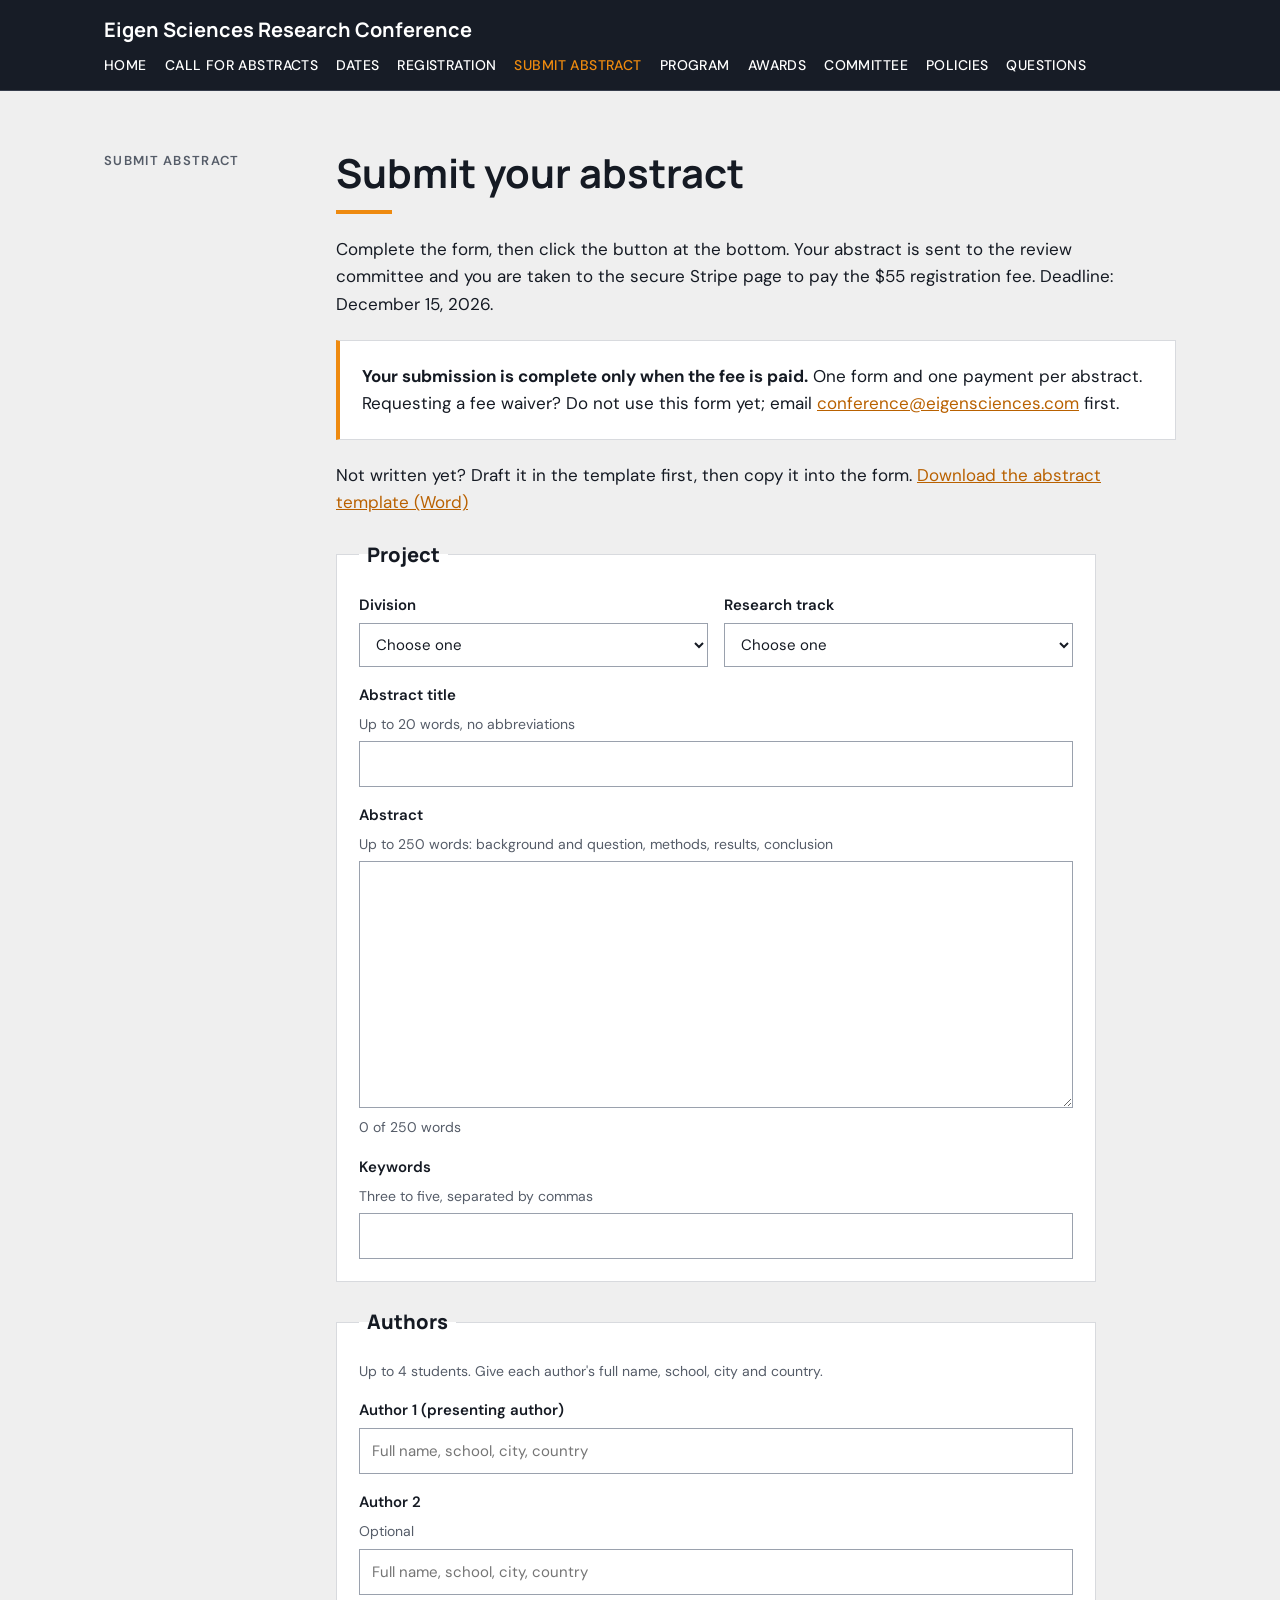
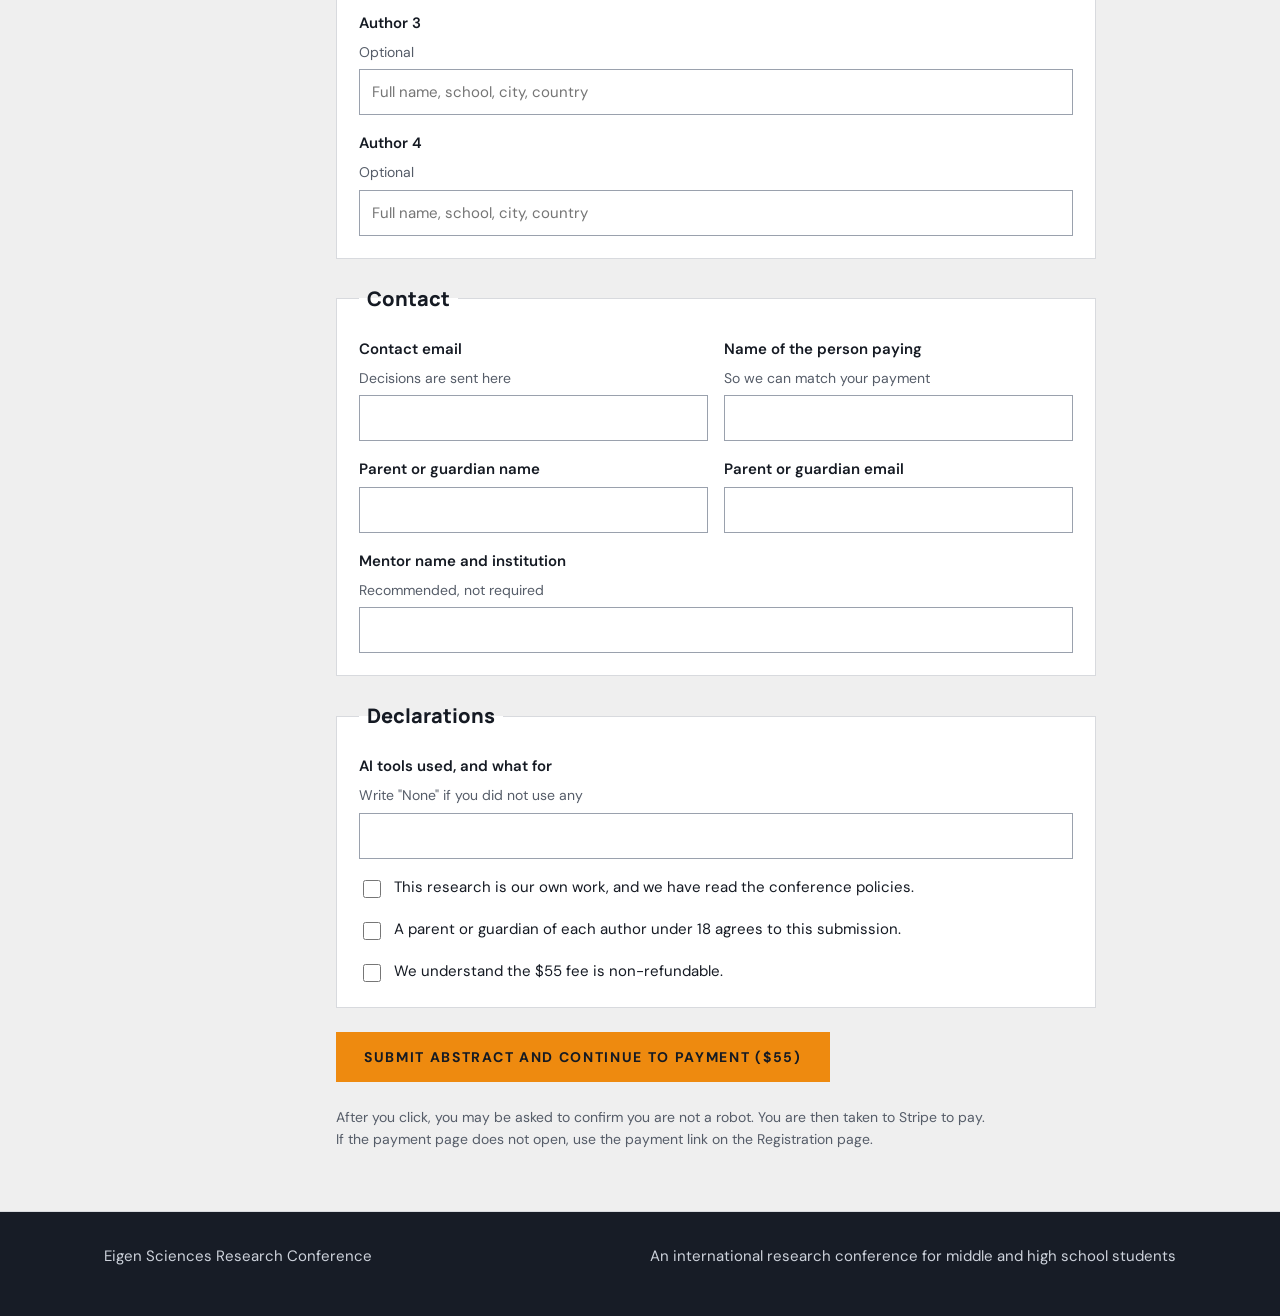
<file: submit-abstract.html>
<!DOCTYPE html>
<html lang="en">
<head>
<meta charset="utf-8">
<meta name="viewport" content="width=device-width, initial-scale=1">
<title>Submit your abstract | Eigen Sciences Research Conference</title>
<meta name="description" content="Submit an abstract to the Eigen Sciences Research Conference and pay the $55 registration fee.">
<link rel="canonical" href="https://conference.eigensciences.com/submit-abstract">
<link rel="preconnect" href="https://fonts.googleapis.com">
<link rel="preconnect" href="https://fonts.gstatic.com" crossorigin>
<link href="https://fonts.googleapis.com/css2?family=DM+Sans:opsz,wght@9..40,400;9..40,500;9..40,600;9..40,700&family=Manrope:wght@500;700;800&display=swap" rel="stylesheet">
<link rel="stylesheet" href="style.css">
</head>
<body>

<header class="site band">
  <div class="wrap">
    <a class="brand" href="./">Eigen Sciences Research Conference</a>
    <nav aria-label="Sections">
      <a href="./">Home</a>
      <a href="call-for-abstracts">Call for abstracts</a>
      <a href="important-dates">Dates</a>
      <a href="registration">Registration</a>
      <a href="submit-abstract" aria-current="page">Submit abstract</a>
      <a href="program">Program</a>
      <a href="awards">Awards</a>
      <a href="committee">Committee</a>
      <a href="policies">Policies</a>
      <a href="questions">Questions</a>
    </nav>
  </div>
</header>

<main id="top">
  <section class="block" id="submit">
    <div class="wrap">
      <span class="label">Submit abstract</span>
      <div class="content">
        <h2>Submit your abstract</h2>
        <p>Complete the form, then click the button at the bottom. Your abstract is sent to the review committee and you are taken to the secure Stripe page to pay the $55 registration fee. Deadline: December 15, 2026.</p>
        <div class="notice"><p><strong>Your submission is complete only when the fee is paid.</strong> One form and one payment per abstract. Requesting a fee waiver? Do not use this form yet; email <a href="mailto:conference@eigensciences.com">conference@eigensciences.com</a> first.</p></div>

        <p>Not written yet? Draft it in the template first, then copy it into the form. <a href="abstract-template.docx" download>Download the abstract template (Word)</a></p>

        <form class="sub-form" id="abstract-form" action="https://formsubmit.co/conference@eigensciences.com" method="POST">
          <input type="hidden" name="_subject" value="New abstract submission: Eigen Sciences Research Conference">
          <input type="hidden" name="_next" value="https://buy.stripe.com/cNiaEW730eIfejw6BRbwk00">
          <input type="hidden" name="_template" value="table">
          <input type="text" name="_honey" class="is-hidden" tabindex="-1" autocomplete="off" aria-hidden="true">

          <fieldset><legend>Project</legend>
            <div class="row two">
              <label for="f-division">Division<select id="f-division" name="Division" required><option value="">Choose one</option><option>Middle school</option><option>High school</option></select></label>
              <label for="f-track">Research track<select id="f-track" name="Track" required><option value="">Choose one</option><option>Life sciences</option><option>Medicine and health</option><option>Physical sciences</option><option>Mathematics and computing</option><option>Engineering</option><option>Social sciences</option></select></label>
            </div>
            <label for="f-title">Abstract title <small>Up to 20 words, no abbreviations</small><input id="f-title" name="Title" type="text" required maxlength="250"></label>
            <label for="f-abstract">Abstract <small>Up to 250 words: background and question, methods, results, conclusion</small><textarea id="f-abstract" name="Abstract" rows="10" required></textarea></label>
            <p class="count" id="f-count" aria-live="polite">0 of 250 words</p>
            <label for="f-keywords">Keywords <small>Three to five, separated by commas</small><input id="f-keywords" name="Keywords" type="text" required></label>
          </fieldset>

          <fieldset><legend>Authors</legend>
            <p class="hint">Up to 4 students. Give each author's full name, school, city and country.</p>
            <label for="f-a1">Author 1 (presenting author)<input id="f-a1" name="Author 1" type="text" required placeholder="Full name, school, city, country"></label>
            <label for="f-a2">Author 2 <small>Optional</small><input id="f-a2" name="Author 2" type="text" placeholder="Full name, school, city, country"></label>
            <label for="f-a3">Author 3 <small>Optional</small><input id="f-a3" name="Author 3" type="text" placeholder="Full name, school, city, country"></label>
            <label for="f-a4">Author 4 <small>Optional</small><input id="f-a4" name="Author 4" type="text" placeholder="Full name, school, city, country"></label>
          </fieldset>

          <fieldset><legend>Contact</legend>
            <div class="row two">
              <label for="f-email">Contact email <small>Decisions are sent here</small><input id="f-email" name="email" type="email" required></label>
              <label for="f-payer">Name of the person paying <small>So we can match your payment</small><input id="f-payer" name="Payer name" type="text" required></label>
            </div>
            <div class="row two">
              <label for="f-guardian">Parent or guardian name<input id="f-guardian" name="Parent or guardian name" type="text" required></label>
              <label for="f-gemail">Parent or guardian email<input id="f-gemail" name="Parent or guardian email" type="email" required></label>
            </div>
            <label for="f-mentor">Mentor name and institution <small>Recommended, not required</small><input id="f-mentor" name="Mentor" type="text"></label>
          </fieldset>

          <fieldset><legend>Declarations</legend>
            <label for="f-ai">AI tools used, and what for <small>Write "None" if you did not use any</small><input id="f-ai" name="AI tools used" type="text" required></label>
            <label class="check" for="f-own"><input id="f-own" name="Original work confirmed" type="checkbox" value="Yes" required> This research is our own work, and we have read the conference policies.</label>
            <label class="check" for="f-consent"><input id="f-consent" name="Guardian consent confirmed" type="checkbox" value="Yes" required> A parent or guardian of each author under 18 agrees to this submission.</label>
            <label class="check" for="f-fee"><input id="f-fee" name="Non-refundable fee understood" type="checkbox" value="Yes" required> We understand the $55 fee is non-refundable.</label>
          </fieldset>

          <p class="form-error is-hidden" id="f-error" role="alert"></p>
          <button class="btn primary" type="submit">Submit abstract and continue to payment ($55)</button>
          <p class="hint">After you click, you may be asked to confirm you are not a robot. You are then taken to Stripe to pay. If the payment page does not open, use the payment link on the Registration page.</p>
        </form>
      </div>
    </div>
  </section>
</main>

<footer>
  <div class="wrap">
    <span>Eigen Sciences Research Conference</span>
    <span>An international research conference for middle and high school students</span>
  </div>
</footer>
<script>
// Abstract form: live word count and a 250-word limit.
(function () {
  var form = document.getElementById('abstract-form'); if (!form) return;
  var ta = document.getElementById('f-abstract'), out = document.getElementById('f-count'), err = document.getElementById('f-error');
  function words() { var t = ta.value.trim(); return t ? t.split(/\s+/).length : 0; }
  function update() { var n = words(); out.textContent = n + ' of 250 words'; out.classList.toggle('over', n > 250); }
  ta.addEventListener('input', update); update();
  form.addEventListener('submit', function (e) {
    if (words() > 250) { e.preventDefault(); err.textContent = 'Your abstract is ' + words() + ' words. Shorten it to 250 words or fewer, then submit again.'; err.classList.remove('is-hidden'); ta.focus(); }
  });
})();
</script>
</body>
</html>
</file>
<file: style.css>
/* Layout idea: matches eigensciences.com. Charcoal masthead with white type and an orange highlight, light gray page, white cards, square uppercase buttons. */
:root {
  color-scheme: light;
  --paper: #efefef;
  --surface: #ffffff;
  --ink: #151a23;
  --muted: #555c68;
  --rule: #d8dade;
  --accent: #ee8a0f;
  --accent-deep: #b96100;
  --accent-ink: #151a23;
  --marker: #fde6c4;
  --marker-ink: #5a3200;
  --display: "Manrope", "Segoe UI", Helvetica, Arial, sans-serif;
  --body: "DM Sans", "Segoe UI", Helvetica, Arial, sans-serif;
  --mono: "DM Sans", "Segoe UI", Helvetica, Arial, sans-serif;
}
/* Charcoal masthead for the header and hero */
.band {
  --paper: #171c26;
  --surface: #1f2632;
  --ink: #ffffff;
  --muted: #cdd2db;
  --rule: #363d4b;
  --accent-deep: #ee8a0f;
  background: var(--paper);
  color: var(--ink);
}

* { box-sizing: border-box; }
html { scroll-behavior: smooth; }
@media (prefers-reduced-motion: reduce) { html { scroll-behavior: auto; } }
body {
  margin: 0;
  background: var(--paper);
  color: var(--ink);
  font-family: var(--body);
  font-size: 17px;
  line-height: 1.6;
}
a { color: var(--accent-deep); }
a:focus-visible, button:focus-visible, summary:focus-visible {
  outline: 3px solid var(--marker);
  outline-offset: 3px;
}
h1, h2, h3 { font-family: var(--display); line-height: 1.12; text-wrap: balance; margin: 0; }
p { margin: 0; max-width: 65ch; }
.wrap { max-width: 1120px; margin: 0 auto; padding: 0 24px; }
.label {
  font-family: var(--body);
  font-size: 13px;
  font-weight: 600;
  letter-spacing: 0.1em;
  text-transform: uppercase;
  color: var(--muted);
}
.tba {
  display: inline-block;
  background: var(--marker);
  color: var(--marker-ink);
  font-family: var(--mono);
  font-size: 13px;
  font-weight: 600;
  padding: 2px 8px;
  border-radius: 0;
}

/* Header */
header.site { border-bottom: 1px solid var(--rule); position: sticky; top: 0; z-index: 5; }
header.site .wrap {
  display: flex;
  flex-wrap: wrap;
  align-items: center;
  justify-content: space-between;
  gap: 8px 24px;
  padding-top: 14px;
  padding-bottom: 14px;
}
.brand { font-family: var(--display); font-weight: 700; font-size: 20px; color: var(--ink); text-decoration: none; }
nav { display: flex; flex-wrap: wrap; gap: 4px 18px; }
nav a { color: var(--ink); text-decoration: none; font-size: 14px; font-weight: 500; text-transform: uppercase; letter-spacing: 0.03em; }
nav a:hover { color: var(--accent); }
nav a[aria-current="page"] { color: var(--accent); }
.is-hidden { display: none !important; }
html { scroll-padding-top: 80px; }

/* Hero */
.hero .wrap {
  display: grid;
  grid-template-columns: minmax(0, 1.3fr) minmax(0, 1fr);
  gap: 40px;
  align-items: center;
  padding-top: 56px;
  padding-bottom: 56px;
}
.hero h1 { font-size: clamp(38px, 5.4vw, 64px); font-weight: 500; letter-spacing: -0.02em; margin: 14px 0 20px; }
.hero h1 em { font-style: normal; font-weight: 800; color: var(--accent); }
.hero .lede { font-size: 20px; color: var(--muted); max-width: 54ch; }
.cta { display: flex; flex-wrap: wrap; gap: 12px; margin-top: 28px; }
.btn {
  display: inline-block;
  padding: 14px 26px;
  border-radius: 0;
  font-weight: 700;
  font-size: 14px;
  letter-spacing: 0.12em;
  text-transform: uppercase;
  text-decoration: none;
  border: 2px solid var(--accent);
}
.btn.primary { background: var(--accent); color: var(--accent-ink); }
.btn.ghost { color: var(--accent); }
.btn:hover { filter: brightness(1.08); }
figure { margin: 0; }
.figure { border: 1px solid var(--rule); background: var(--surface); border-radius: 0; padding: 12px; overflow: hidden; }
.figure img { display: block; width: 100%; height: auto; max-height: 560px; object-fit: cover; object-position: center 20%; }
.figure figcaption { font-family: var(--mono); font-size: 12px; color: var(--muted); padding-top: 8px; }

.facts {
  display: grid;
  grid-template-columns: repeat(4, minmax(0, 1fr));
  background: var(--surface);
}
.facts > div { padding: 22px 24px; border-left: 1px solid var(--rule); display: flex; flex-direction: column-reverse; gap: 4px; }
.facts > div:first-child { border-left: 0; }
.facts strong { font-family: var(--display); font-size: 21px; font-weight: 800; color: var(--accent-deep); line-height: 1.2; }
.facts .label { color: var(--ink); }

/* Sections */
section.block { border-bottom: 1px solid var(--rule); }
.content h2::after { content: ""; display: block; width: 56px; height: 4px; background: var(--accent); margin-top: 14px; }
footer { background: #171c26; }
footer .wrap { color: #cdd2db !important; }
section.block .wrap {
  display: grid;
  grid-template-columns: 200px minmax(0, 1fr);
  gap: 32px;
  padding-top: 60px;
  padding-bottom: 60px;
}
.content { display: flex; flex-direction: column; gap: 22px; }
.content h2 { font-size: clamp(28px, 3.4vw, 40px); font-weight: 700; }
.content h3.sub { font-size: 23px; font-weight: 700; margin-top: 10px; }

.grid { display: grid; gap: 16px; }
.grid.two { grid-template-columns: repeat(2, minmax(0, 1fr)); }
.grid.three { grid-template-columns: repeat(3, minmax(0, 1fr)); }
.card {
  background: var(--surface);
  border: 1px solid var(--rule);
  border-radius: 0;
  padding: 22px;
  display: flex;
  flex-direction: column;
  gap: 10px;
}
.card h3 { font-size: 20px; font-weight: 700; }
.card p { color: var(--muted); font-size: 16px; }
ul.plain { margin: 0; padding-left: 20px; color: var(--muted); font-size: 16px; display: flex; flex-direction: column; gap: 6px; max-width: 65ch; }

.fee { background: var(--surface); border: 1px solid var(--rule); border-top: 4px solid var(--accent); border-radius: 0; padding: 24px; display: grid; grid-template-columns: auto minmax(0, 1fr); gap: 8px 32px; align-items: center; }
.fee .price { font-family: var(--display); color: var(--accent); font-size: 60px; font-weight: 800; line-height: 1; font-variant-numeric: tabular-nums; }
.fee .price small { font-family: var(--mono); font-size: 14px; font-weight: 400; color: var(--muted); }
.fee p { color: var(--muted); }

ol.steps { list-style: none; margin: 0; padding: 0; display: flex; flex-direction: column; }
ol.steps li {
  display: grid;
  grid-template-columns: 72px minmax(0, 1fr);
  gap: 16px;
  padding: 18px 0;
  border-top: 1px solid var(--rule);
}
ol.steps li:last-child { border-bottom: 1px solid var(--rule); }
ol.steps .n { font-family: var(--body); font-size: 14px; font-weight: 700; text-transform: uppercase; letter-spacing: 0.06em; color: var(--accent-deep); padding-top: 4px; }
ol.steps h3 { font-size: 20px; font-weight: 700; margin-bottom: 4px; }
ol.steps p { color: var(--muted); font-size: 16px; }

.tablewrap { overflow-x: auto; background: var(--surface); border: 1px solid var(--rule); }
table { border-collapse: collapse; width: 100%; min-width: 460px; font-size: 16px; }
th, td { text-align: left; padding: 12px 14px; border-bottom: 1px solid var(--rule); vertical-align: top; }

th { font-family: var(--mono); font-size: 13px; letter-spacing: 0.06em; text-transform: uppercase; color: var(--muted); font-weight: 500; }
td.num { font-family: var(--mono); font-variant-numeric: tabular-nums; white-space: nowrap; }

details { border-top: 1px solid var(--rule); padding: 14px 0; }
details:last-of-type { border-bottom: 1px solid var(--rule); }
summary { cursor: pointer; font-weight: 600; font-size: 18px; }
details p { color: var(--muted); padding-top: 8px; }

.notice { background: var(--surface); border: 1px solid var(--rule); border-left: 4px solid var(--accent); border-radius: 0; padding: 22px; display: flex; flex-direction: column; gap: 10px; }

footer .wrap { padding-top: 32px; padding-bottom: 48px; display: flex; flex-wrap: wrap; gap: 8px 32px; justify-content: space-between; color: var(--muted); font-size: 15px; }

@media (max-width: 860px) {
  .hero .wrap { grid-template-columns: minmax(0, 1fr); padding-top: 40px; padding-bottom: 40px; }
  .figure { max-width: 400px; }
  .facts { grid-template-columns: repeat(2, minmax(0, 1fr)); }
  .facts > div:nth-child(3) { border-left: 0; }
  .facts > div:nth-child(n+3) { border-top: 1px solid var(--rule); }
  section.block .wrap { grid-template-columns: minmax(0, 1fr); gap: 12px; padding-top: 44px; padding-bottom: 44px; }
  .grid.three { grid-template-columns: repeat(2, minmax(0, 1fr)); }
}
@media (max-width: 520px) {
  .wrap { padding: 0 16px; }
  .grid.two, .grid.three, .facts, .fee { grid-template-columns: minmax(0, 1fr); }
  .facts > div { border-top: 1px solid var(--rule); border-left: 0; }
  .facts > div:first-child { border-top: 0; }
}

/* Submission form */
.sub-form { display: flex; flex-direction: column; gap: 24px; max-width: 760px; }
.sub-form fieldset { border: 1px solid var(--rule); background: var(--surface); padding: 22px; margin: 0; display: flex; flex-direction: column; gap: 16px; min-width: 0; }
.sub-form legend { font-family: var(--display); font-weight: 800; font-size: 20px; padding: 0 8px; }
.sub-form label { display: flex; flex-direction: column; gap: 6px; font-weight: 600; font-size: 15px; }
.sub-form label small { font-weight: 400; color: var(--muted); font-size: 14px; }
.sub-form input[type="text"], .sub-form input[type="email"], .sub-form select, .sub-form textarea { font: inherit; font-weight: 400; color: var(--ink); background: #fff; border: 1px solid #9aa1ad; border-radius: 0; padding: 10px 12px; width: 100%; }
.sub-form input:focus-visible, .sub-form select:focus-visible, .sub-form textarea:focus-visible { outline: 3px solid var(--accent); outline-offset: 1px; }
.sub-form textarea { resize: vertical; line-height: 1.5; }
.sub-form .row.two { display: grid; grid-template-columns: repeat(2, minmax(0, 1fr)); gap: 16px; }
.sub-form label.check { flex-direction: row; align-items: flex-start; gap: 10px; font-weight: 400; }
.sub-form label.check input { margin-top: 5px; width: 18px; height: 18px; flex: none; accent-color: var(--accent-deep); }
.sub-form .hint, .sub-form .count { color: var(--muted); font-size: 14px; margin: 0; }
.sub-form .count { margin-top: -8px; font-variant-numeric: tabular-nums; }
.sub-form .count.over, .form-error { color: #a4161a; font-weight: 600; }
.sub-form button.btn { cursor: pointer; font-family: var(--body); align-self: flex-start; }
@media (max-width: 520px) { .sub-form .row.two { grid-template-columns: minmax(0, 1fr); } }
</file>
